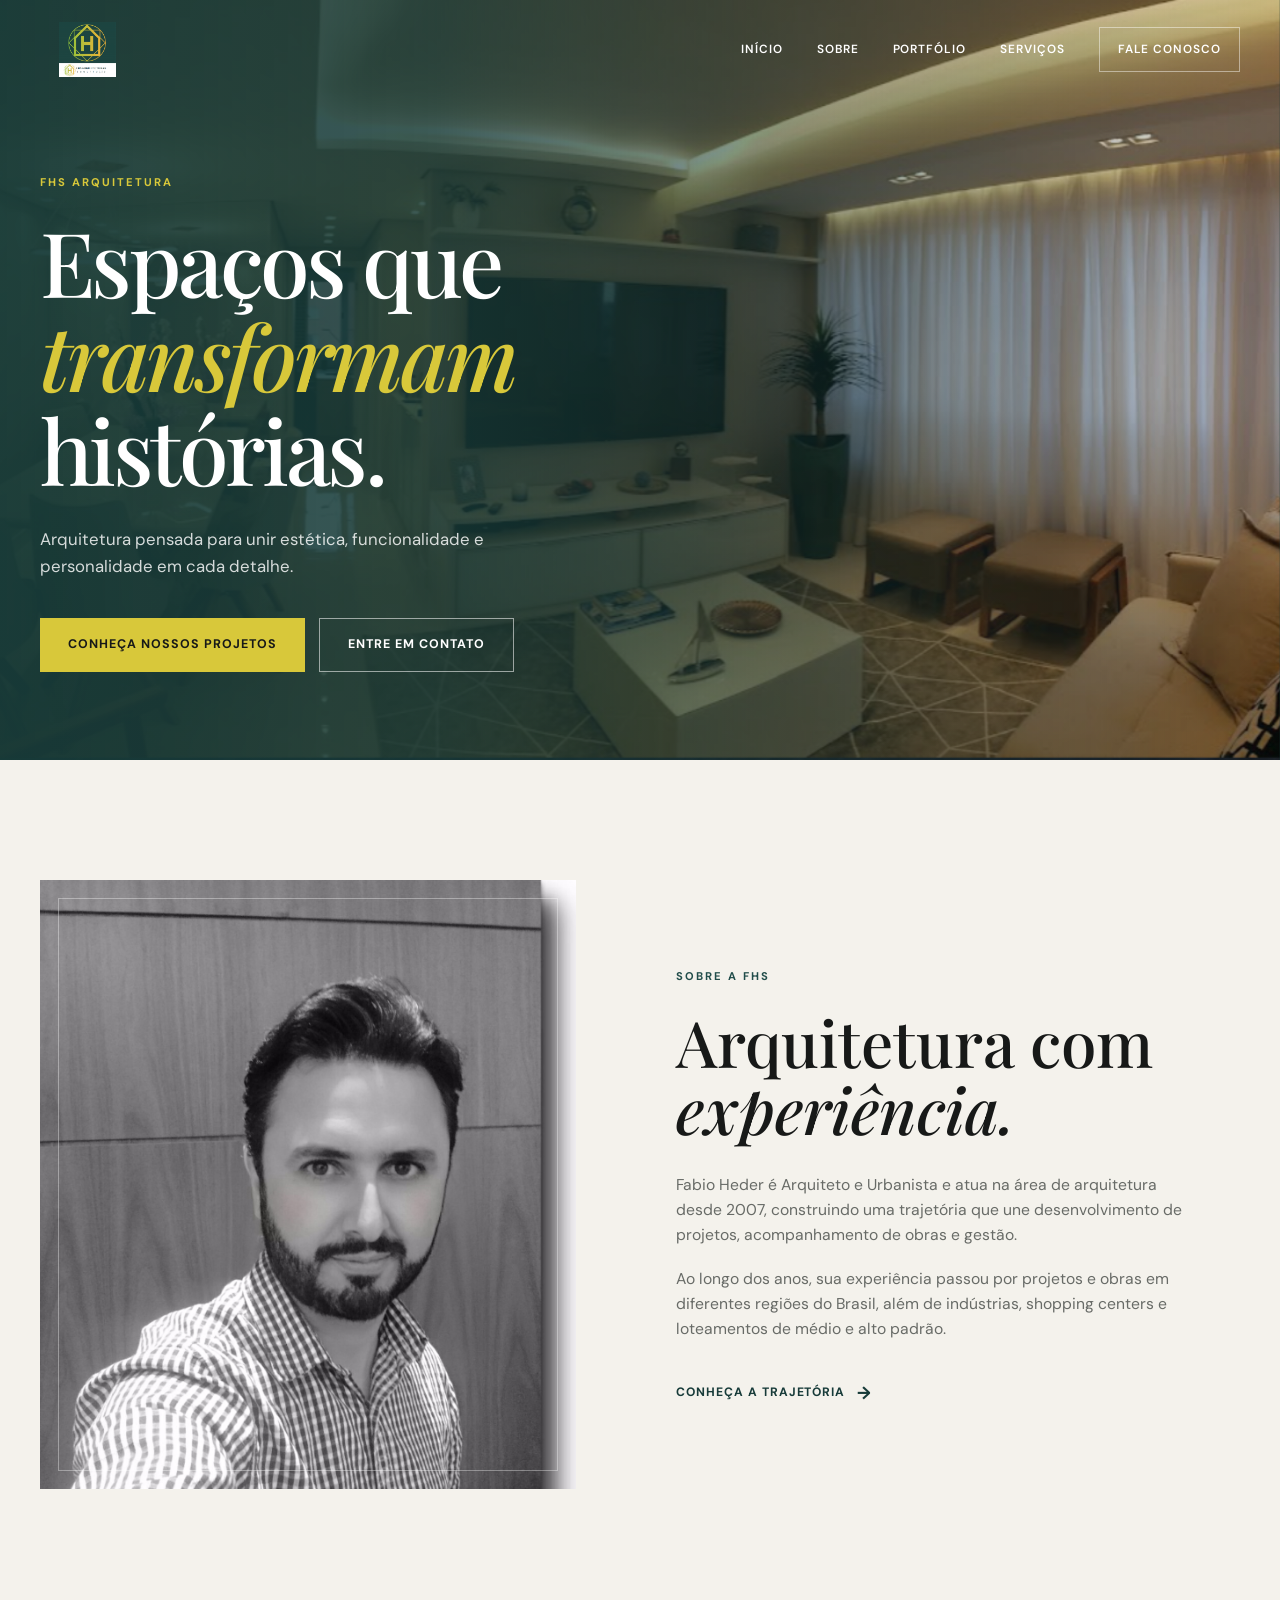
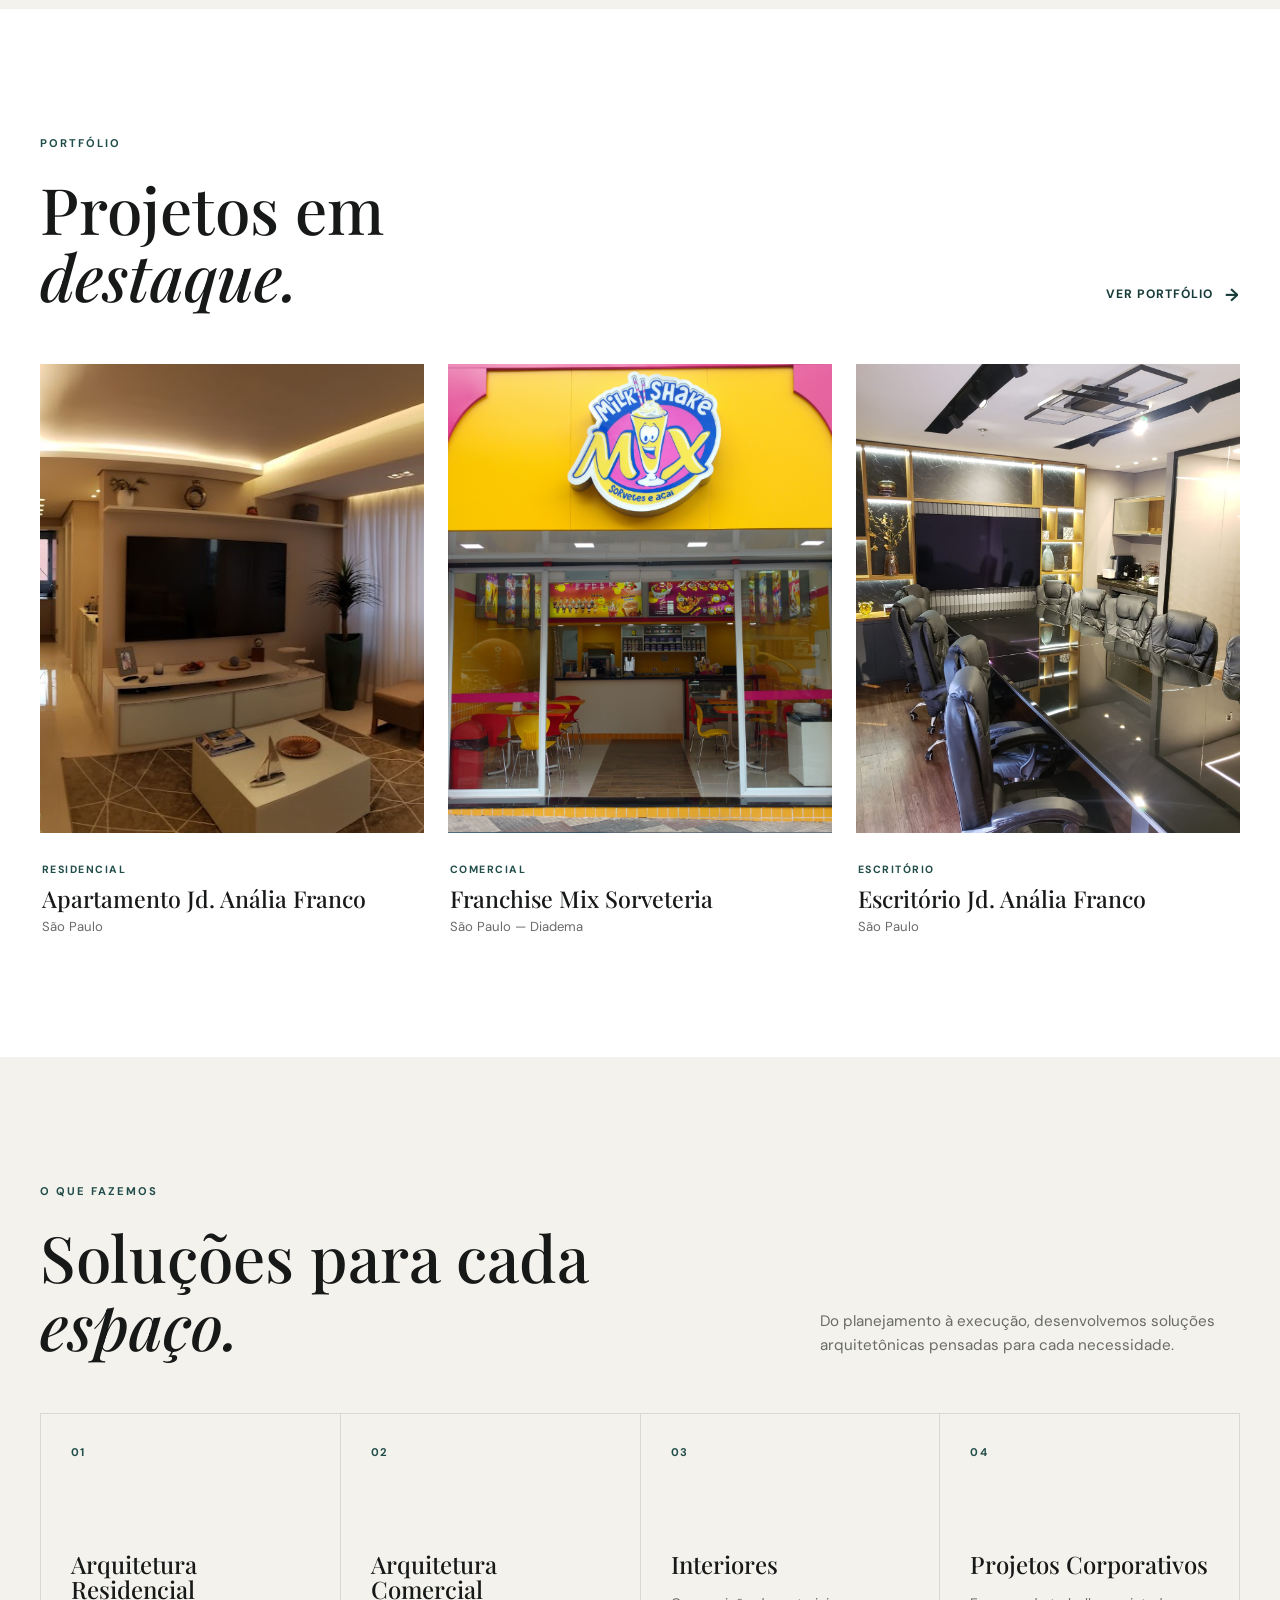
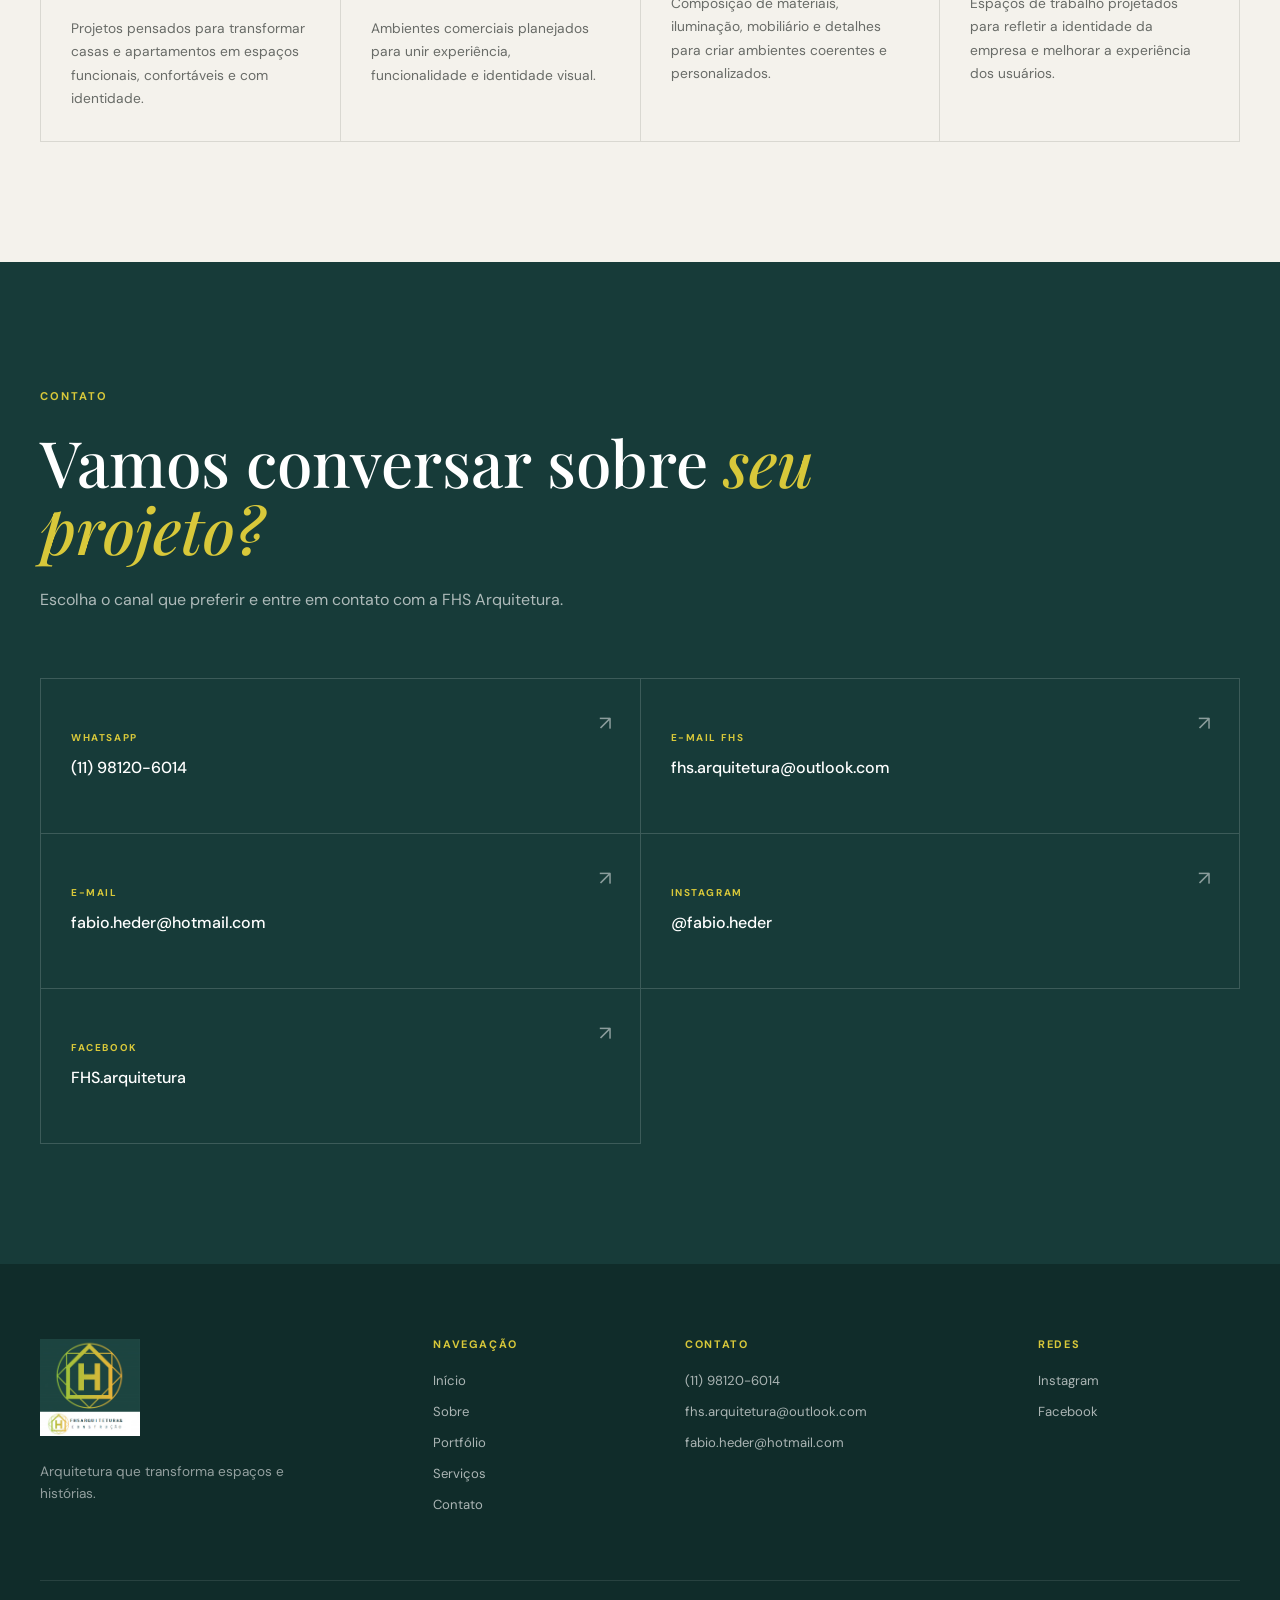
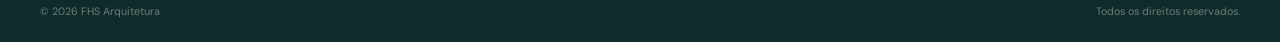
<file: index.html>
<!DOCTYPE html>
<html lang="pt-BR">

<head>
    <meta charset="UTF-8">
    <meta name="viewport" content="width=device-width, initial-scale=1.0">

    <title>FHS Arquitetura | Arquitetura que transforma espaços</title>

    <meta
        name="description"
        content="FHS Arquitetura — projetos residenciais, comerciais e corporativos pensados para unir estética, funcionalidade e personalidade."
    >

    <link rel="preconnect" href="https://fonts.googleapis.com">
    <link rel="preconnect" href="https://fonts.gstatic.com" crossorigin>

    <link
        href="https://fonts.googleapis.com/css2?family=DM+Sans:wght@400;500;600;700&family=Playfair+Display:wght@500;600;700&display=swap"
        rel="stylesheet"
    >

    <link rel="stylesheet" href="css/style.css">
</head>

<body>

    <header class="header">

        <div class="container header-container">

            <a href="index.html" class="logo">
                <img
                    src="assets/images/logo.png"
                    alt="FHS Arquitetura"
                >
            </a>

            <button
                class="menu-button"
                id="menu-button"
                aria-label="Abrir menu"
                aria-expanded="false"
            >
                <span></span>
                <span></span>
                <span></span>
            </button>

            <nav class="nav" id="nav">

                <a href="index.html">
                    Início
                </a>

                <a href="sobre.html">
                    Sobre
                </a>

                <a href="portfolio.html">
                    Portfólio
                </a>

                <a href="#servicos">
                    Serviços
                </a>

                <a
                    href="#contato"
                    class="nav-contact"
                >
                    Fale conosco
                </a>

            </nav>

        </div>

    </header>


    <main>

        <section class="hero">

            <div class="hero-background">

                <img
                    src="assets/images/hero.png"
                    alt="Projeto arquitetônico FHS Arquitetura"
                >

            </div>

            <div class="hero-overlay"></div>

            <div class="container hero-container">

                <div class="hero-content">

                    <span class="eyebrow">
                        FHS ARQUITETURA
                    </span>

                    <h1>
                        Espaços que
                        <em>transformam</em>
                        histórias.
                    </h1>

                    <p>
                        Arquitetura pensada para unir estética,
                        funcionalidade e personalidade em cada detalhe.
                    </p>

                    <div class="hero-buttons">

                        <a
                            href="portfolio.html"
                            class="btn btn-primary"
                        >
                            Conheça nossos projetos
                        </a>

                        <a
                            href="#contato"
                            class="btn btn-outline"
                        >
                            Entre em contato
                        </a>

                    </div>

                </div>

            </div>

        </section>


        <section class="section about" id="sobre">

            <div class="container about-grid">

                <div class="about-image">

                    <img
                        src="assets/images/fabio.png"
                        alt="Fabio Heder — FHS Arquitetura"
                    >

                </div>


                <div class="about-content">

                    <span class="eyebrow">
                        SOBRE A FHS
                    </span>

                    <h2>
                        Arquitetura com
                        <em>experiência.</em>
                    </h2>

                    <p>
                        Fabio Heder é Arquiteto e Urbanista e atua
                        na área de arquitetura desde 2007, construindo
                        uma trajetória que une desenvolvimento de
                        projetos, acompanhamento de obras e gestão.
                    </p>

                    <p>
                        Ao longo dos anos, sua experiência passou por
                        projetos e obras em diferentes regiões do Brasil,
                        além de indústrias, shopping centers e
                        loteamentos de médio e alto padrão.
                    </p>

                    <a
                        href="sobre.html"
                        class="text-link"
                    >
                        Conheça a trajetória
                        <span>→</span>
                    </a>

                </div>

            </div>

        </section>


        <section class="section featured-projects">

            <div class="container">

                <div class="section-header">

                    <div>

                        <span class="eyebrow">
                            PORTFÓLIO
                        </span>

                        <h2>
                            Projetos em
                            <em>destaque.</em>
                        </h2>

                    </div>

                    <a
                        href="portfolio.html"
                        class="text-link desktop-link"
                    >
                        Ver portfólio
                        <span>→</span>
                    </a>

                </div>


                <div class="featured-grid">

                    <a
                        href="portfolio.html#analia-franco"
                        class="featured-card"
                    >

                        <div class="featured-image">

                            <img
                                src="assets/images/analia-franco-01.jpg"
                                alt="Apartamento Jd. Anália Franco"
                            >

                            <div class="featured-overlay">

                                <span>
                                    Ver projeto →
                                </span>

                            </div>

                        </div>

                        <div class="featured-info">

                            <span>
                                RESIDENCIAL
                            </span>

                            <h3>
                                Apartamento Jd. Anália Franco
                            </h3>

                            <p>
                                São Paulo
                            </p>

                        </div>

                    </a>


                    <a
                        href="portfolio.html#mix-sorveteria"
                        class="featured-card"
                    >

                        <div class="featured-image">

                            <img
                                src="assets/images/mix-01.png"
                                alt="Franchise Mix Sorveteria"
                            >

                            <div class="featured-overlay">

                                <span>
                                    Ver projeto →
                                </span>

                            </div>

                        </div>

                        <div class="featured-info">

                            <span>
                                COMERCIAL
                            </span>

                            <h3>
                                Franchise Mix Sorveteria
                            </h3>

                            <p>
                                São Paulo — Diadema
                            </p>

                        </div>

                    </a>


                    <a
                        href="portfolio.html#escritorio-analia-franco"
                        class="featured-card"
                    >

                        <div class="featured-image">

                            <img
                                src="assets/images/escritorio-01.jpg"
                                alt="Escritório Jd. Anália Franco"
                            >

                            <div class="featured-overlay">

                                <span>
                                    Ver projeto →
                                </span>

                            </div>

                        </div>

                        <div class="featured-info">

                            <span>
                                ESCRITÓRIO
                            </span>

                            <h3>
                                Escritório Jd. Anália Franco
                            </h3>

                            <p>
                                São Paulo
                            </p>

                        </div>

                    </a>

                </div>


                <div class="mobile-portfolio-link">

                    <a
                        href="portfolio.html"
                        class="btn btn-dark"
                    >
                        Ver portfólio completo
                    </a>

                </div>

            </div>

        </section>


        <section
            class="section services"
            id="servicos"
        >

            <div class="container">

                <div class="section-header services-header">

                    <div>

                        <span class="eyebrow">
                            O QUE FAZEMOS
                        </span>

                        <h2>
                            Soluções para cada
                            <em>espaço.</em>
                        </h2>

                    </div>

                    <p>
                        Do planejamento à execução, desenvolvemos
                        soluções arquitetônicas pensadas para cada
                        necessidade.
                    </p>

                </div>


                <div class="services-grid">

                    <article class="service-card">

                        <span class="service-number">
                            01
                        </span>

                        <h3>
                            Arquitetura Residencial
                        </h3>

                        <p>
                            Projetos pensados para transformar casas e
                            apartamentos em espaços funcionais,
                            confortáveis e com identidade.
                        </p>

                    </article>


                    <article class="service-card">

                        <span class="service-number">
                            02
                        </span>

                        <h3>
                            Arquitetura Comercial
                        </h3>

                        <p>
                            Ambientes comerciais planejados para unir
                            experiência, funcionalidade e identidade
                            visual.
                        </p>

                    </article>


                    <article class="service-card">

                        <span class="service-number">
                            03
                        </span>

                        <h3>
                            Interiores
                        </h3>

                        <p>
                            Composição de materiais, iluminação,
                            mobiliário e detalhes para criar ambientes
                            coerentes e personalizados.
                        </p>

                    </article>


                    <article class="service-card">

                        <span class="service-number">
                            04
                        </span>

                        <h3>
                            Projetos Corporativos
                        </h3>

                        <p>
                            Espaços de trabalho projetados para refletir
                            a identidade da empresa e melhorar a
                            experiência dos usuários.
                        </p>

                    </article>

                </div>

            </div>

        </section>


        <section
            class="section contact"
            id="contato"
        >

            <div class="container">

                <div class="contact-intro">

                    <span class="eyebrow">
                        CONTATO
                    </span>

                    <h2>
                        Vamos conversar sobre
                        <em>seu projeto?</em>
                    </h2>

                    <p>
                        Escolha o canal que preferir e entre em contato
                        com a FHS Arquitetura.
                    </p>

                </div>


                <div class="contact-grid">

                    <a
                        href="https://wa.me/5511981206014?text=Ol%C3%A1%2C%20gostaria%20de%20conhecer%20melhor%20os%20servi%C3%A7os%20da%20FHS%20Arquitetura."
                        target="_blank"
                        rel="noopener noreferrer"
                        class="contact-card"
                    >

                        <span class="contact-label">
                            WHATSAPP
                        </span>

                        <strong>
                            (11) 98120-6014
                        </strong>

                        <span class="contact-arrow">
                            ↗
                        </span>

                    </a>


                    <a
                        href="mailto:fhs.arquitetura@outlook.com"
                        class="contact-card"
                    >

                        <span class="contact-label">
                            E-MAIL FHS
                        </span>

                        <strong>
                            fhs.arquitetura@outlook.com
                        </strong>

                        <span class="contact-arrow">
                            ↗
                        </span>

                    </a>


                    <a
                        href="mailto:fabio.heder@hotmail.com"
                        class="contact-card"
                    >

                        <span class="contact-label">
                            E-MAIL
                        </span>

                        <strong>
                            fabio.heder@hotmail.com
                        </strong>

                        <span class="contact-arrow">
                            ↗
                        </span>

                    </a>


                    <a
                        href="https://www.instagram.com/fabio.heder/"
                        target="_blank"
                        rel="noopener noreferrer"
                        class="contact-card"
                    >

                        <span class="contact-label">
                            INSTAGRAM
                        </span>

                        <strong>
                            @fabio.heder
                        </strong>

                        <span class="contact-arrow">
                            ↗
                        </span>

                    </a>


                    <a
                        href="https://www.facebook.com/FHS.arquitetura"
                        target="_blank"
                        rel="noopener noreferrer"
                        class="contact-card"
                    >

                        <span class="contact-label">
                            FACEBOOK
                        </span>

                        <strong>
                            FHS.arquitetura
                        </strong>

                        <span class="contact-arrow">
                            ↗
                        </span>

                    </a>

                </div>

            </div>

        </section>

    </main>


    <footer class="footer">

        <div class="container footer-grid">

            <div class="footer-brand">

                <a
                    href="index.html"
                    class="footer-logo"
                >

                    <img
                        src="assets/images/logo.png"
                        alt="FHS Arquitetura"
                    >

                </a>

                <p>
                    Arquitetura que transforma espaços
                    e histórias.
                </p>

            </div>


            <div class="footer-column">

                <h4>
                    Navegação
                </h4>

                <a href="index.html">
                    Início
                </a>

                <a href="sobre.html">
                    Sobre
                </a>

                <a href="portfolio.html">
                    Portfólio
                </a>

                <a href="#servicos">
                    Serviços
                </a>

                <a href="#contato">
                    Contato
                </a>

            </div>


            <div class="footer-column">

                <h4>
                    Contato
                </h4>

                <a href="tel:+5511981206014">
                    (11) 98120-6014
                </a>

                <a href="mailto:fhs.arquitetura@outlook.com">
                    fhs.arquitetura@outlook.com
                </a>

                <a href="mailto:fabio.heder@hotmail.com">
                    fabio.heder@hotmail.com
                </a>

            </div>


            <div class="footer-column">

                <h4>
                    Redes
                </h4>

                <a
                    href="https://www.instagram.com/fabio.heder/"
                    target="_blank"
                    rel="noopener noreferrer"
                >
                    Instagram
                </a>

                <a
                    href="https://www.facebook.com/FHS.arquitetura"
                    target="_blank"
                    rel="noopener noreferrer"
                >
                    Facebook
                </a>

            </div>

        </div>


        <div class="container footer-bottom">

            <span>
                ©
                <span id="current-year"></span>
                FHS Arquitetura
            </span>

            <span>
                Todos os direitos reservados.
            </span>

        </div>

    </footer>


    <script src="js/script.js"></script>

</body>

</html>
</file>
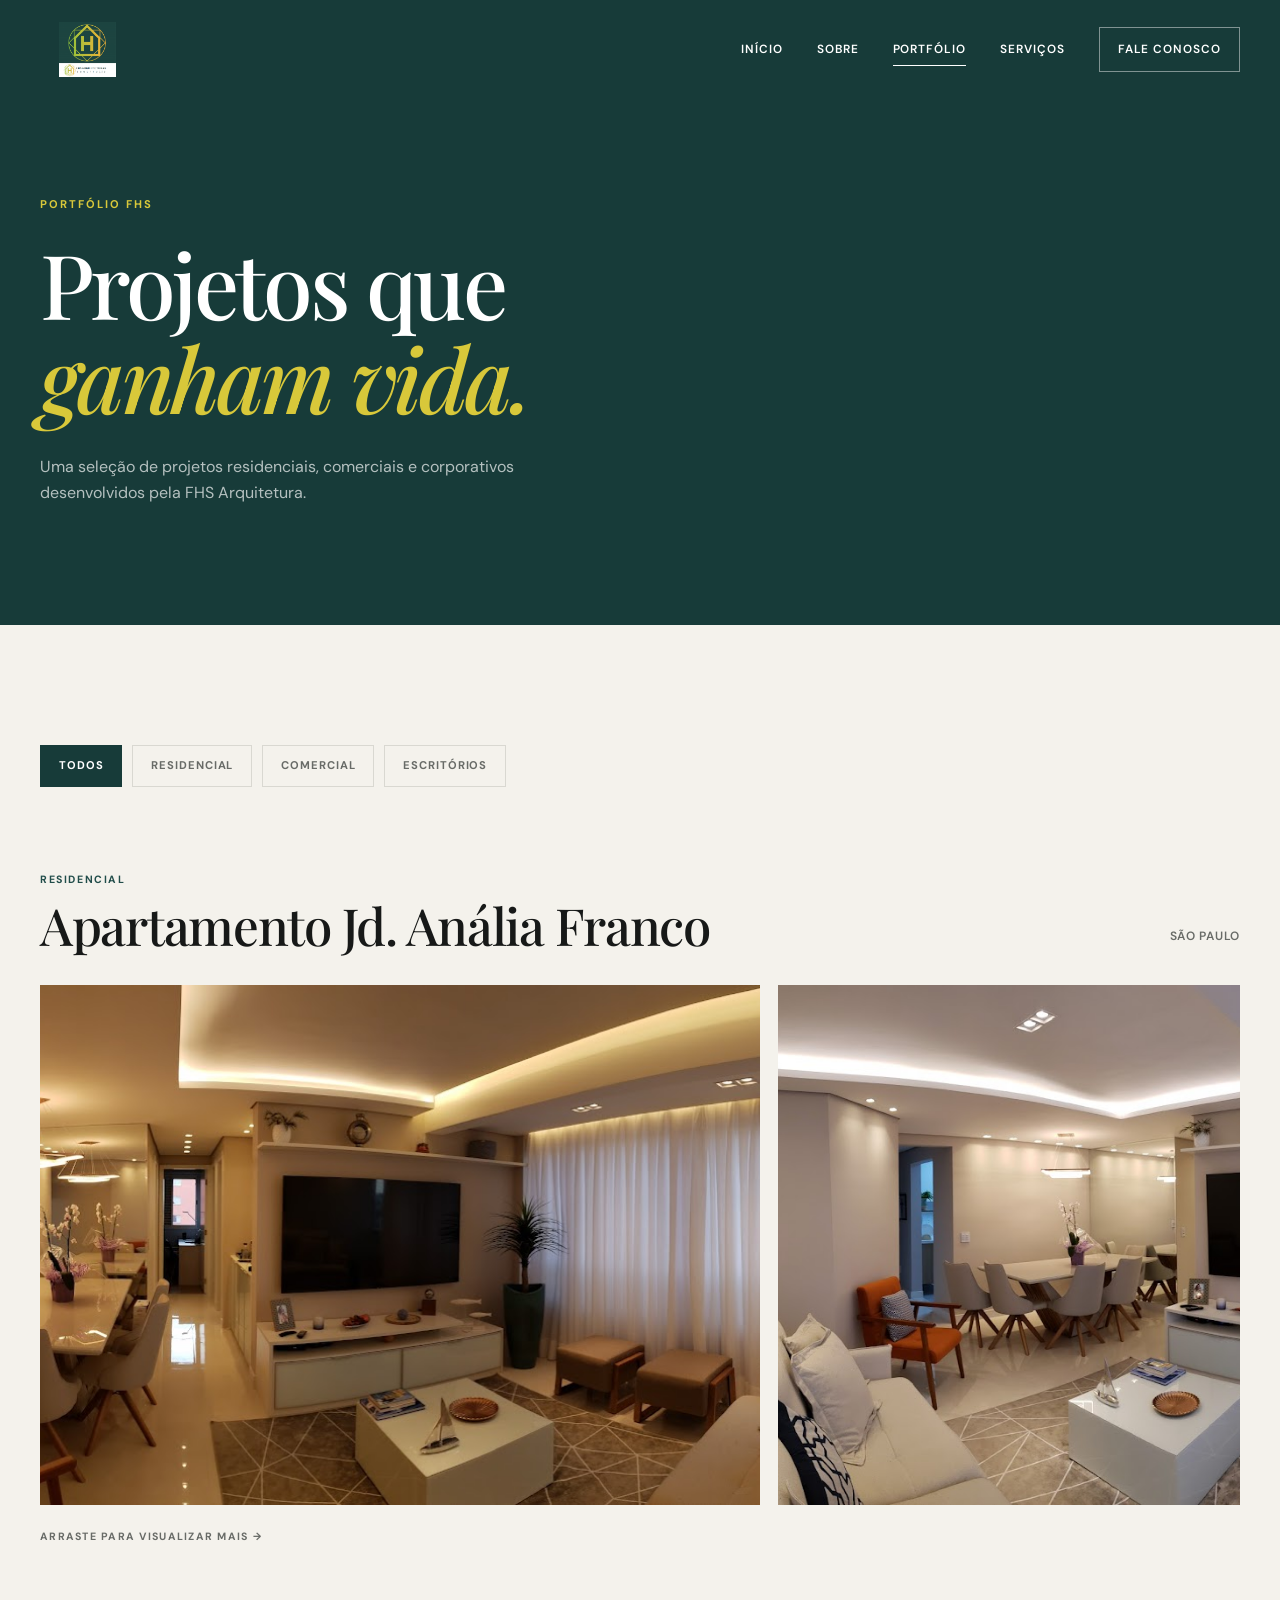
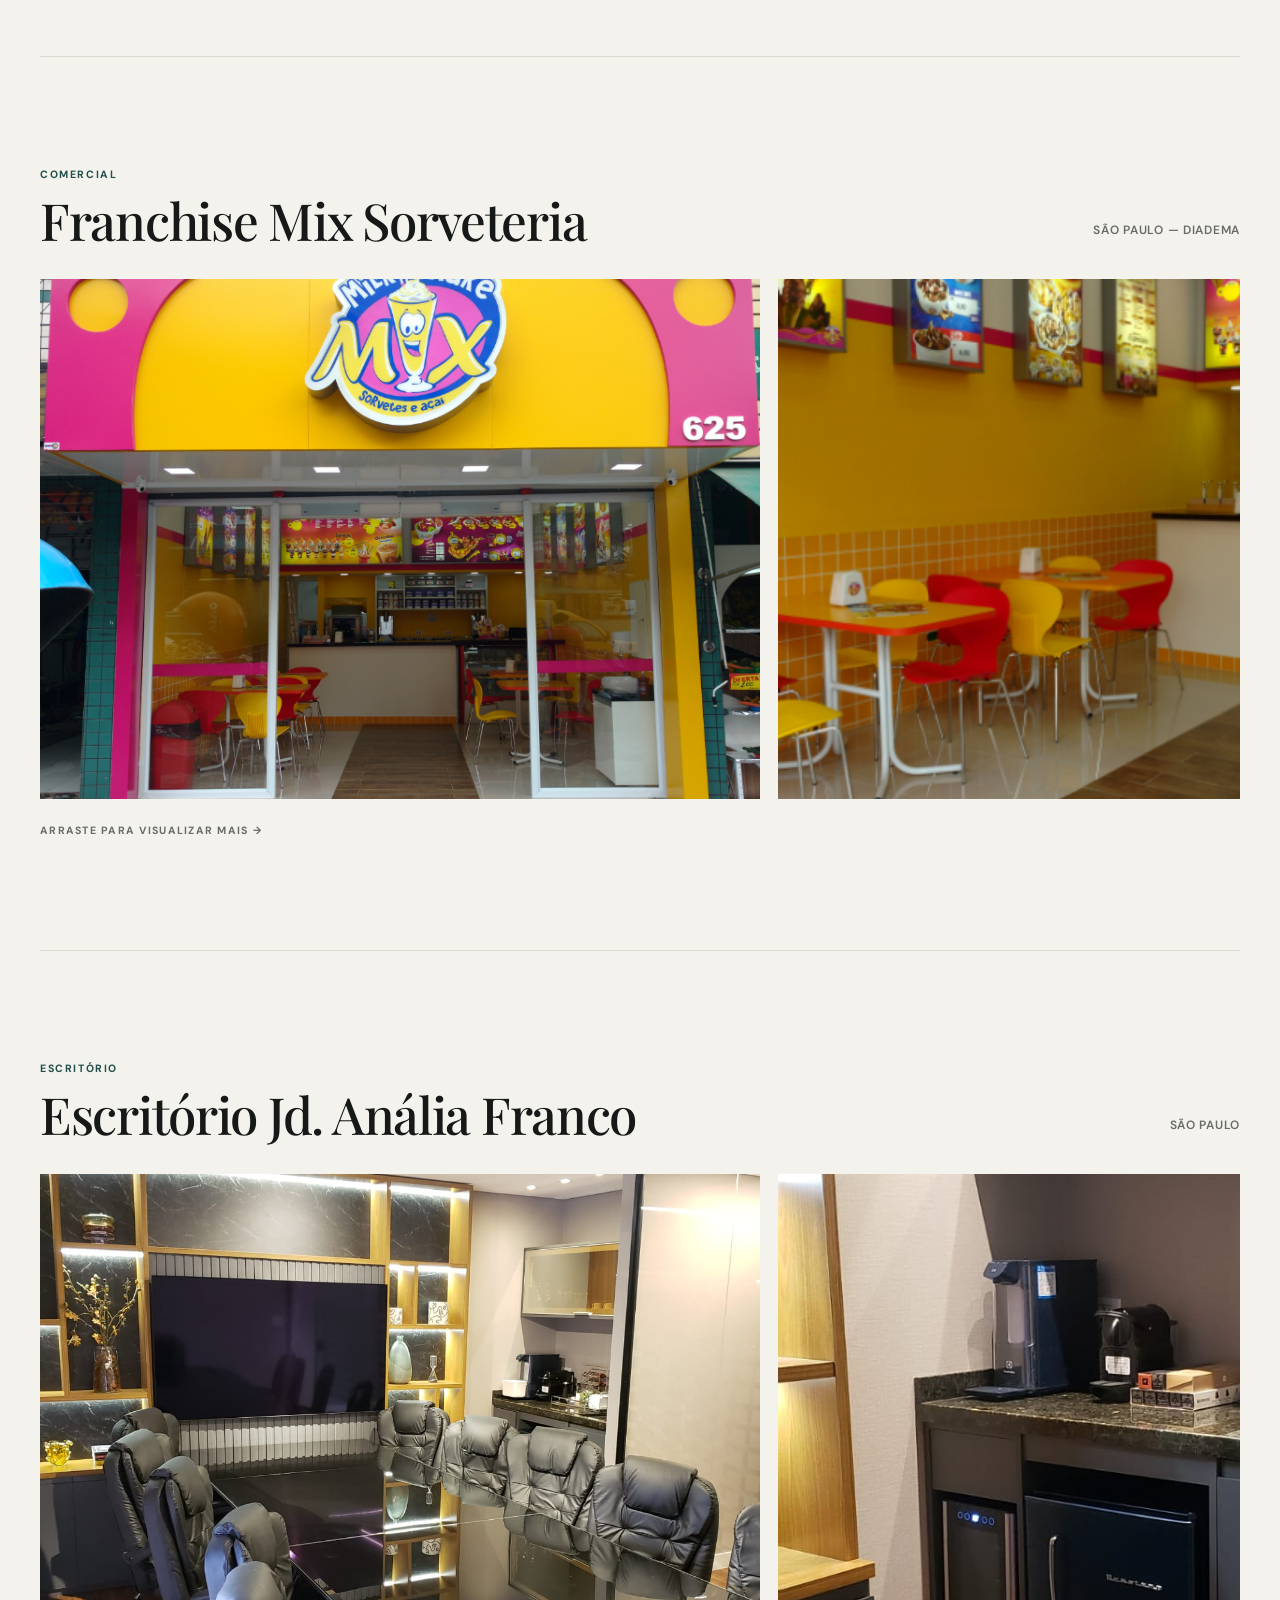
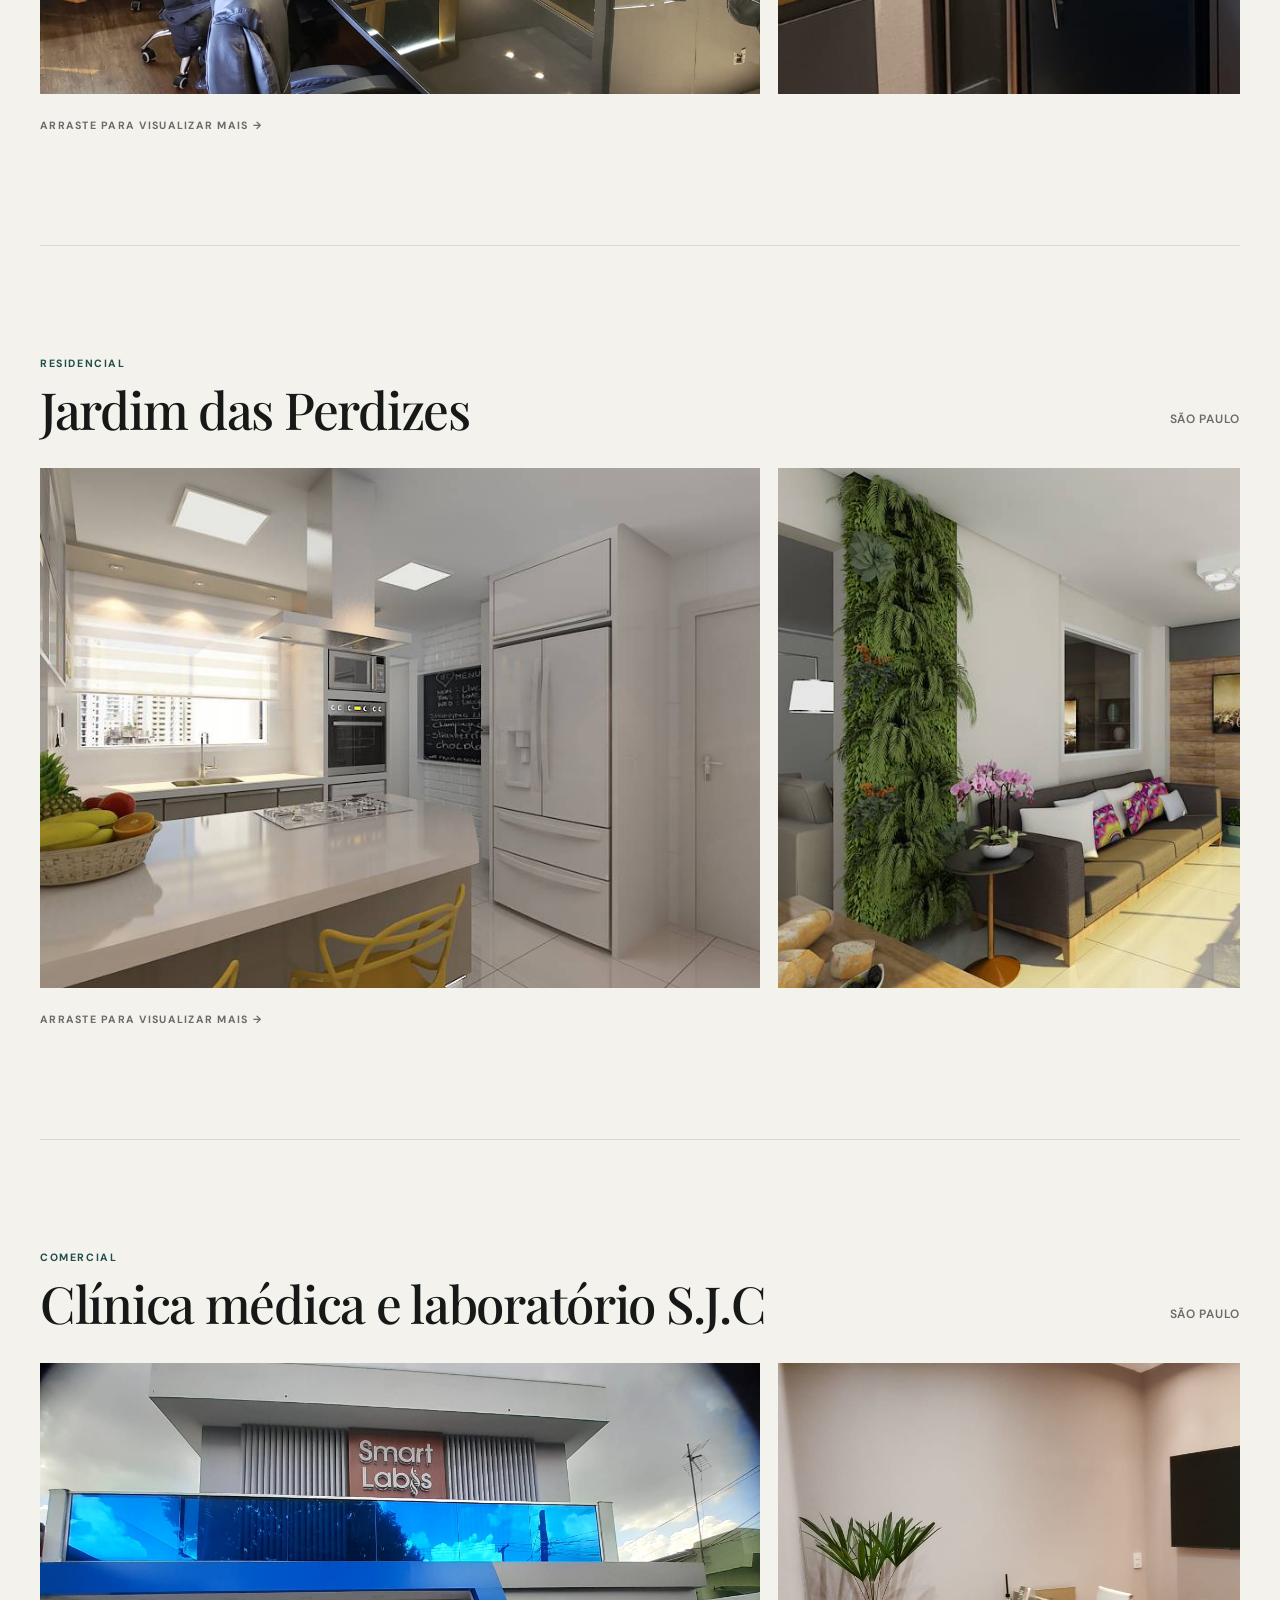
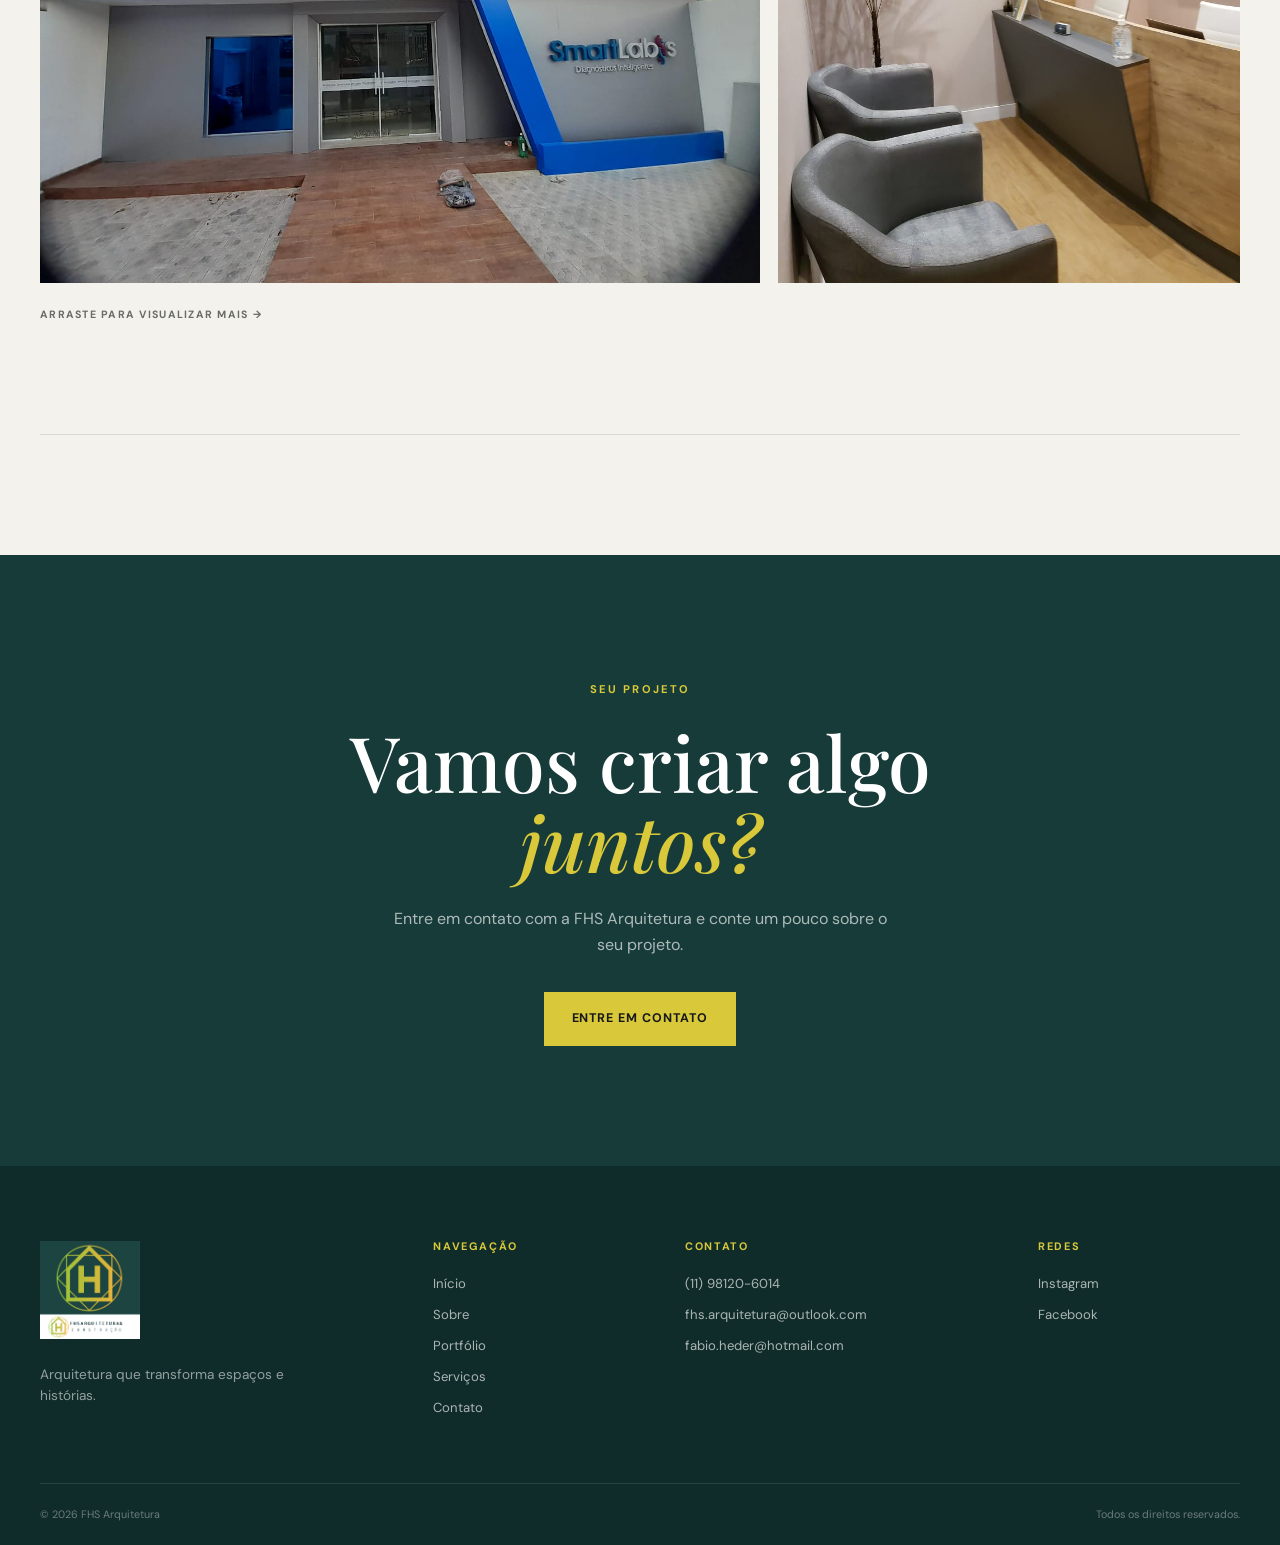
<file: portfolio.html>
<!DOCTYPE html>
<html lang="pt-BR">

<head>

    <meta charset="UTF-8">
    <meta name="viewport" content="width=device-width, initial-scale=1.0">

    <title>Portfólio | FHS Arquitetura</title>

    <meta
        name="description"
        content="Conheça os projetos da FHS Arquitetura."
    >

    <link rel="preconnect" href="https://fonts.googleapis.com">
    <link rel="preconnect" href="https://fonts.gstatic.com" crossorigin>

    <link
        href="https://fonts.googleapis.com/css2?family=DM+Sans:wght@400;500;600;700&family=Playfair+Display:wght@500;600;700&display=swap"
        rel="stylesheet"
    >

    <link rel="stylesheet" href="css/style.css">

</head>

<body class="portfolio-page">


    <!-- HEADER -->

    <header class="header portfolio-header">

        <div class="container header-container">

            <a
                href="index.html"
                class="logo"
            >

                <img
                    src="assets/images/logo.png"
                    alt="FHS Arquitetura"
                >

            </a>


            <button
                class="menu-button"
                id="menu-button"
                aria-label="Abrir menu"
                aria-expanded="false"
            >

                <span></span>
                <span></span>
                <span></span>

            </button>


            <nav
                class="nav"
                id="nav"
            >

                <a href="index.html">
                    Início
                </a>

                <a href="index.html#sobre">
                    Sobre
                </a>

                <a
                    href="portfolio.html"
                    class="active"
                >
                    Portfólio
                </a>

                <a href="index.html#servicos">
                    Serviços
                </a>

                <a
                    href="index.html#contato"
                    class="nav-contact"
                >
                    Fale conosco
                </a>

            </nav>

        </div>

    </header>


    <main>


        <!-- PORTFOLIO HERO -->

        <section class="portfolio-hero">

            <div class="container">

                <span class="eyebrow">
                    PORTFÓLIO FHS
                </span>

                <h1>
                    Projetos que
                    <em>ganham vida.</em>
                </h1>

                <p>
                    Uma seleção de projetos residenciais,
                    comerciais e corporativos desenvolvidos
                    pela FHS Arquitetura.
                </p>

            </div>

        </section>


        <!-- PORTFOLIO -->

        <section class="section portfolio-section">

            <div class="container">


                <!-- FILTROS -->

                <div class="portfolio-filters">

                    <button
                        class="filter-button active"
                        data-filter="all"
                    >
                        Todos
                    </button>

                    <button
                        class="filter-button"
                        data-filter="residencial"
                    >
                        Residencial
                    </button>

                    <button
                        class="filter-button"
                        data-filter="comercial"
                    >
                        Comercial
                    </button>

                    <button
                        class="filter-button"
                        data-filter="escritorio"
                    >
                        Escritórios
                    </button>

                </div>


                <!-- PROJETO 01 -->

                <article
                    class="portfolio-project"
                    id="analia-franco"
                    data-category="residencial"
                >

                    <div class="portfolio-project-header">

                        <div>

                            <span class="project-category">
                                RESIDENCIAL
                            </span>

                            <h2>
                                Apartamento Jd. Anália Franco
                            </h2>

                        </div>

                        <span class="project-location">
                            São Paulo
                        </span>

                    </div>


                    <div class="portfolio-gallery">

                        <div class="portfolio-image">

                            <img
                                src="assets/images/analia-franco-01.jpg"
                                alt="Apartamento Jd. Anália Franco — imagem 1"
                                loading="lazy"
                            >

                        </div>

                        <div class="portfolio-image">

                            <img
                                src="assets/images/analia-franco-02.jpg"
                                alt="Apartamento Jd. Anália Franco — imagem 2"
                                loading="lazy"
                            >

                        </div>

                    </div>

                    <div class="gallery-hint">
                        Arraste para visualizar mais →
                    </div>

                </article>


                <!-- PROJETO 02 -->

                <article
                    class="portfolio-project"
                    id="mix-sorveteria"
                    data-category="comercial"
                >

                    <div class="portfolio-project-header">

                        <div>

                            <span class="project-category">
                                COMERCIAL
                            </span>

                            <h2>
                                Franchise Mix Sorveteria
                            </h2>

                        </div>

                        <span class="project-location">
                            São Paulo — Diadema
                        </span>

                    </div>


                    <div class="portfolio-gallery">

                        <div class="portfolio-image">

                            <img
                                src="assets/images/mix-01.png"
                                alt="Franchise Mix Sorveteria — imagem 1"
                                loading="lazy"
                            >

                        </div>

                        <div class="portfolio-image">

                            <img
                                src="assets/images/mix-02.png"
                                alt="Franchise Mix Sorveteria — imagem 2"
                                loading="lazy"
                            >

                        </div>

                        <div class="portfolio-image">

                            <img
                                src="assets/images/mix-03.png"
                                alt="Franchise Mix Sorveteria — imagem 3"
                                loading="lazy"
                            >

                        </div>

                        <div class="portfolio-image">

                            <img
                                src="assets/images/mix-04.png"
                                alt="Franchise Mix Sorveteria — imagem 4"
                                loading="lazy"
                            >

                        </div>

                    </div>

                    <div class="gallery-hint">
                        Arraste para visualizar mais →
                    </div>

                </article>


                <!-- PROJETO 03 -->

                <article
                    class="portfolio-project"
                    id="escritorio-analia-franco"
                    data-category="escritorio"
                >

                    <div class="portfolio-project-header">

                        <div>

                            <span class="project-category">
                                ESCRITÓRIO
                            </span>

                            <h2>
                                Escritório Jd. Anália Franco
                            </h2>

                        </div>

                        <span class="project-location">
                            São Paulo
                        </span>

                    </div>


                    <div class="portfolio-gallery">

                        <div class="portfolio-image">

                            <img
                                src="assets/images/escritorio-01.jpg"
                                alt="Escritório Jd. Anália Franco — imagem 1"
                                loading="lazy"
                            >

                        </div>

                        <div class="portfolio-image">

                            <img
                                src="assets/images/escritorio-02.jpg"
                                alt="Escritório Jd. Anália Franco — imagem 2"
                                loading="lazy"
                            >

                        </div>

                        <div class="portfolio-image">

                            <img
                                src="assets/images/escritorio-03.jpg"
                                alt="Escritório Jd. Anália Franco — imagem 3"
                                loading="lazy"
                            >

                        </div>

                    </div>

                    <div class="gallery-hint">
                        Arraste para visualizar mais →
                    </div>

                </article>

                                <!-- =====================================================
                    PROJETO 4 — JARDIM DAS PERDIZES
                    ===================================================== -->

                <article
                    class="portfolio-project"
                    id="jardim-das-perdizes"
                    data-category="residencial"
                >

                    <div class="portfolio-project-header">

                        <div>

                            <span class="project-category">
                                RESIDENCIAL
                            </span>

                            <h2>
                                Jardim das Perdizes
                            </h2>

                        </div>

                        <span class="project-location">
                            São Paulo
                        </span>

                    </div>


                    <div class="portfolio-gallery">

                        <div class="portfolio-image">

                            <img
                                src="assets/images/jardins-01.jpg"
                                alt="Jardim das Perdizes — imagem 1"
                                loading="lazy"
                            >

                        </div>


                        <div class="portfolio-image">

                            <img
                                src="assets/images/jardins-02.jpg"
                                alt="Jardim das Perdizes — imagem 2"
                                loading="lazy"
                            >

                        </div>


                        <div class="portfolio-image">

                            <img
                                src="assets/images/jardins-03.jpg"
                                alt="Jardim das Perdizes — imagem 3"
                                loading="lazy"
                            >

                        </div>


                        <div class="portfolio-image">

                            <img
                                src="assets/images/jardins-04.jpg"
                                alt="Jardim das Perdizes — imagem 4"
                                loading="lazy"
                            >

                        </div>


                        <div class="portfolio-image">

                            <img
                                src="assets/images/jardins-05.jpg"
                                alt="Jardim das Perdizes — imagem 5"
                                loading="lazy"
                            >

                        </div>


                        <div class="portfolio-image">

                            <img
                                src="assets/images/jardins-06.jpg"
                                alt="Jardim das Perdizes — imagem 6"
                                loading="lazy"
                            >

                        </div>

                    </div>


                    <div class="gallery-hint">
                        Arraste para visualizar mais →
                    </div>

                </article>


                <!-- =====================================================
                    PROJETO 5 — CLÍNICA MÉDICA E LABORATÓRIO S.J.C
                    ===================================================== -->

                <article
                    class="portfolio-project"
                    id="clinica-sjc"
                    data-category="comercial"
                >

                    <div class="portfolio-project-header">

                        <div>

                            <span class="project-category">
                                COMERCIAL
                            </span>

                            <h2>
                                Clínica médica e laboratório S.J.C
                            </h2>

                        </div>

                        <span class="project-location">
                            São Paulo
                        </span>

                    </div>


                    <div class="portfolio-gallery">

                        <div class="portfolio-image">

                            <img
                                src="assets/images/clinica-01.jpg"
                                alt="Clínica médica e laboratório S.J.C — imagem 1"
                                loading="lazy"
                            >

                        </div>


                        <div class="portfolio-image">

                            <img
                                src="assets/images/clinica-02.jpg"
                                alt="Clínica médica e laboratório S.J.C — imagem 2"
                                loading="lazy"
                            >

                        </div>


                        <div class="portfolio-image">

                            <img
                                src="assets/images/clinica-03.jpg"
                                alt="Clínica médica e laboratório S.J.C — imagem 3"
                                loading="lazy"
                            >

                        </div>


                        <div class="portfolio-image">

                            <img
                                src="assets/images/clinica-04.jpg"
                                alt="Clínica médica e laboratório S.J.C — imagem 4"
                                loading="lazy"
                            >

                        </div>


                        <div class="portfolio-image">

                            <img
                                src="assets/images/clinica-05.jpg"
                                alt="Clínica médica e laboratório S.J.C — imagem 5"
                                loading="lazy"
                            >

                        </div>

                    </div>


                    <div class="gallery-hint">
                        Arraste para visualizar mais →
                    </div>

                </article>

            </div>

        </section>


        <!-- CTA -->

        <section class="portfolio-cta">

            <div class="container">

                <span class="eyebrow">
                    SEU PROJETO
                </span>

                <h2>
                    Vamos criar algo
                    <em>juntos?</em>
                </h2>

                <p>
                    Entre em contato com a FHS Arquitetura
                    e conte um pouco sobre o seu projeto.
                </p>

                <a
                    href="index.html#contato"
                    class="btn btn-primary"
                >
                    Entre em contato
                </a>

            </div>

        </section>

    </main>


    <!-- FOOTER -->

    <footer class="footer">

        <div class="container footer-grid">

            <div class="footer-brand">

                <a
                    href="index.html"
                    class="footer-logo"
                >

                    <img
                        src="assets/images/logo.png"
                        alt="FHS Arquitetura"
                    >

                </a>

                <p>
                    Arquitetura que transforma espaços
                    e histórias.
                </p>

            </div>


            <div class="footer-column">

                <h4>
                    Navegação
                </h4>

                <a href="index.html">
                    Início
                </a>

                <a href="index.html#sobre">
                    Sobre
                </a>

                <a href="portfolio.html">
                    Portfólio
                </a>

                <a href="index.html#servicos">
                    Serviços
                </a>

                <a href="index.html#contato">
                    Contato
                </a>

            </div>


            <div class="footer-column">

                <h4>
                    Contato
                </h4>

                <a href="tel:+5511981206014">
                    (11) 98120-6014
                </a>

                <a href="mailto:fhs.arquitetura@outlook.com">
                    fhs.arquitetura@outlook.com
                </a>

                <a href="mailto:fabio.heder@hotmail.com">
                    fabio.heder@hotmail.com
                </a>

            </div>


            <div class="footer-column">

                <h4>
                    Redes
                </h4>

                <a
                    href="https://www.instagram.com/fabio.heder/"
                    target="_blank"
                    rel="noopener noreferrer"
                >
                    Instagram
                </a>

                <a
                    href="https://www.facebook.com/FHS.arquitetura"
                    target="_blank"
                    rel="noopener noreferrer"
                >
                    Facebook
                </a>

            </div>

        </div>


        <div class="container footer-bottom">

            <span>
                © <span id="current-year"></span>
                FHS Arquitetura
            </span>

            <span>
                Todos os direitos reservados.
            </span>

        </div>

    </footer>


    <script src="js/script.js"></script>

</body>

</html>
</file>
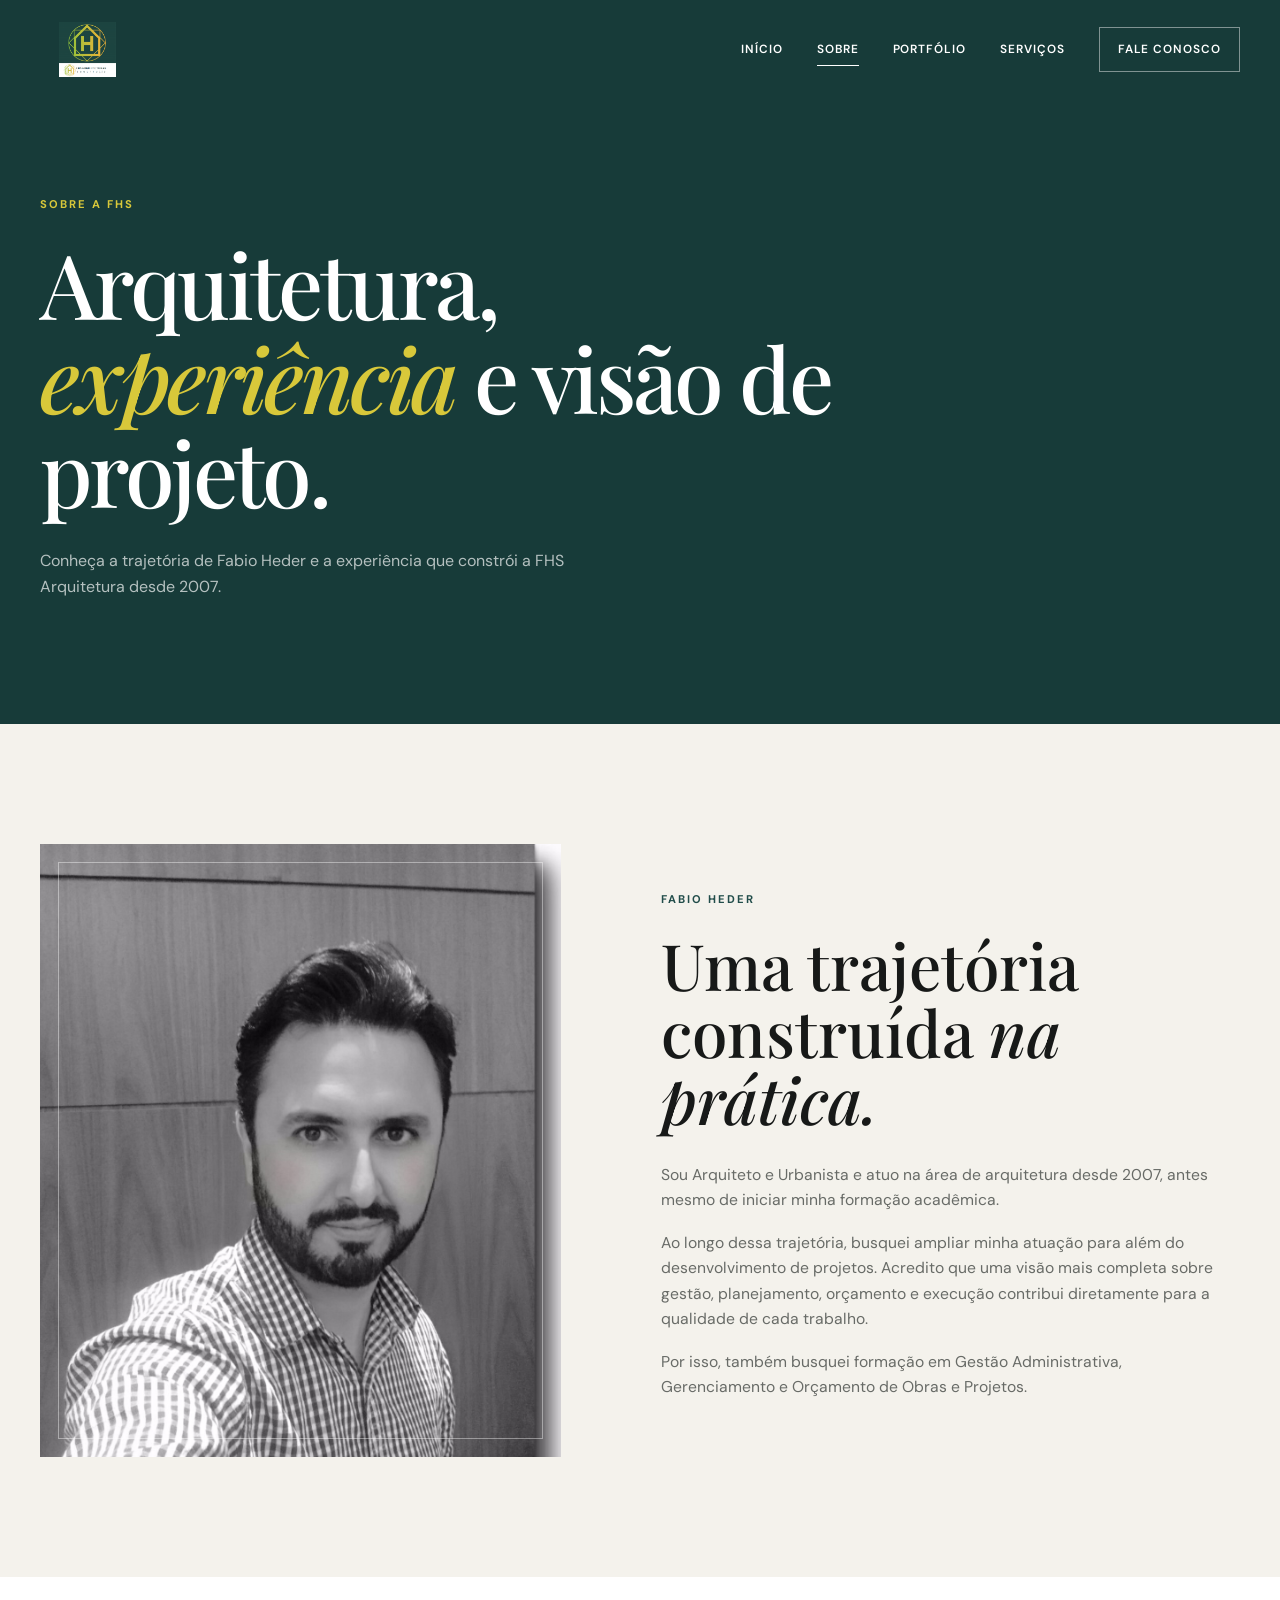
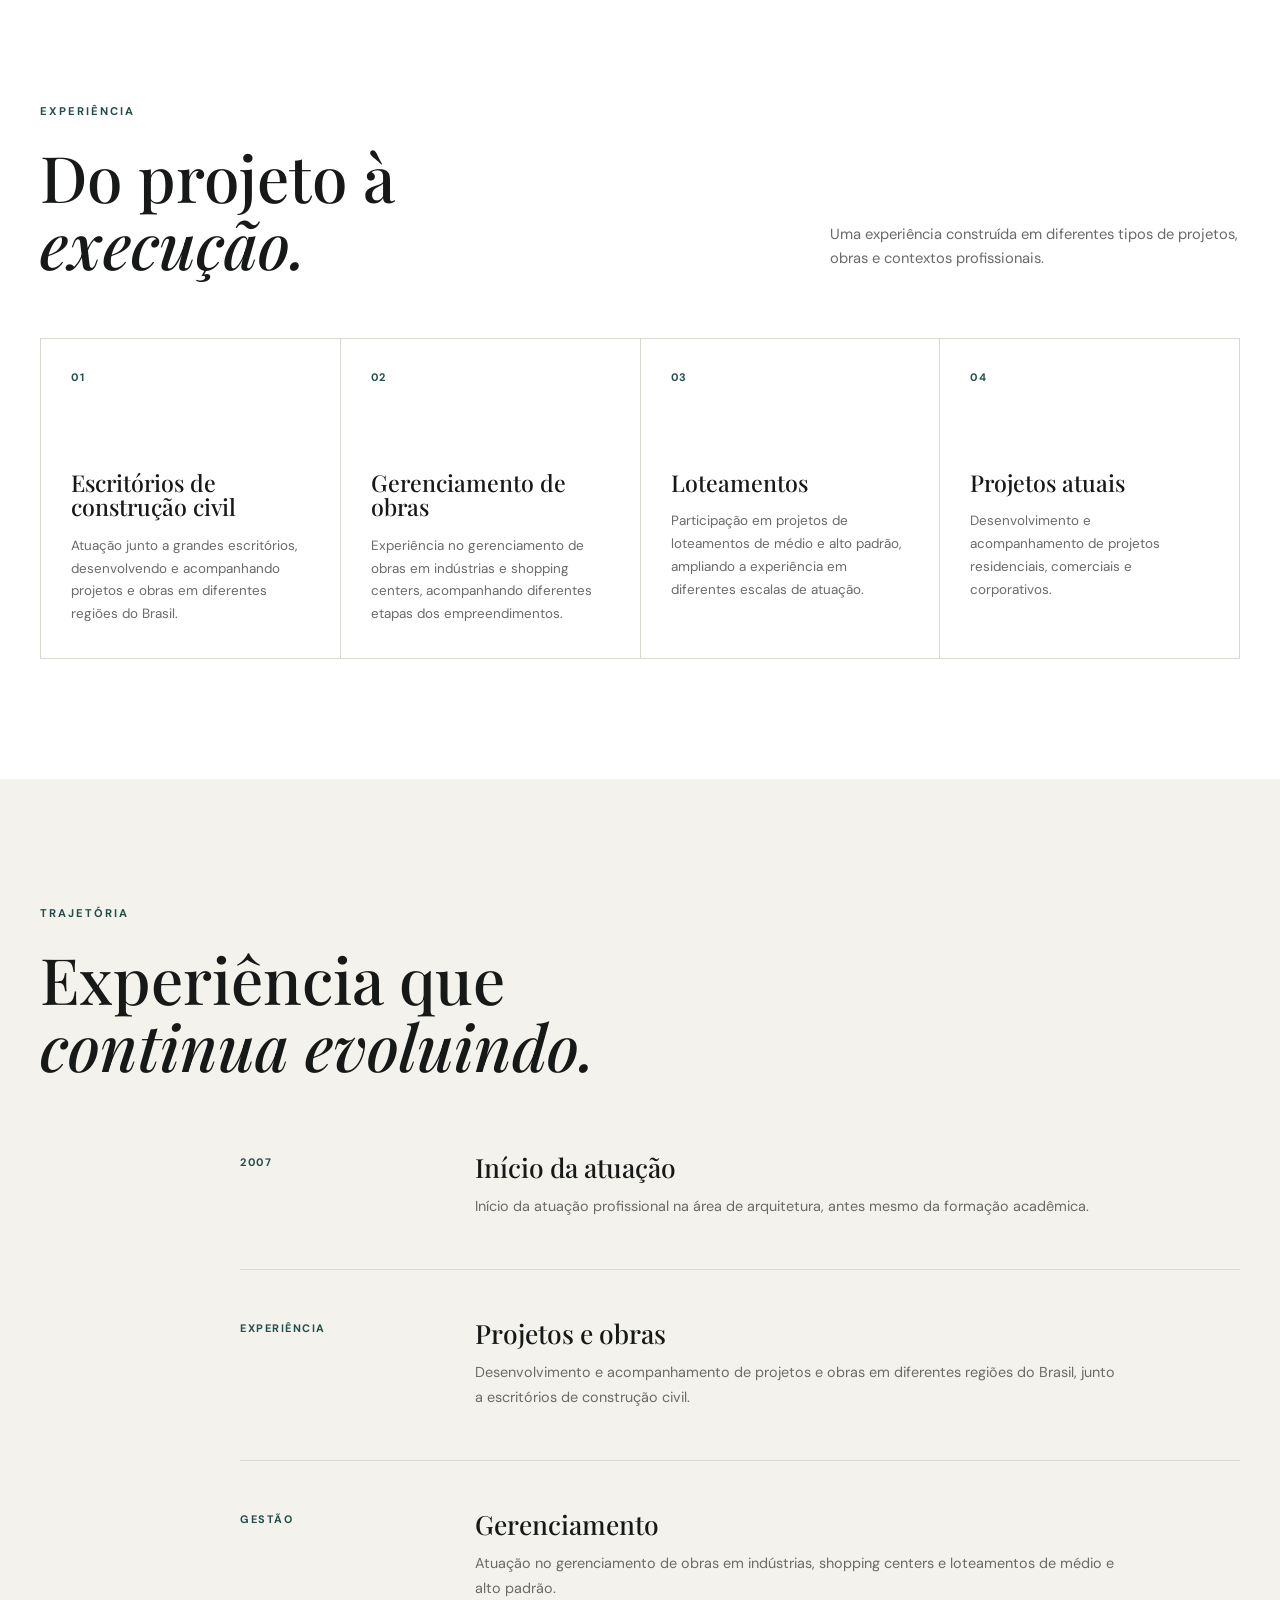
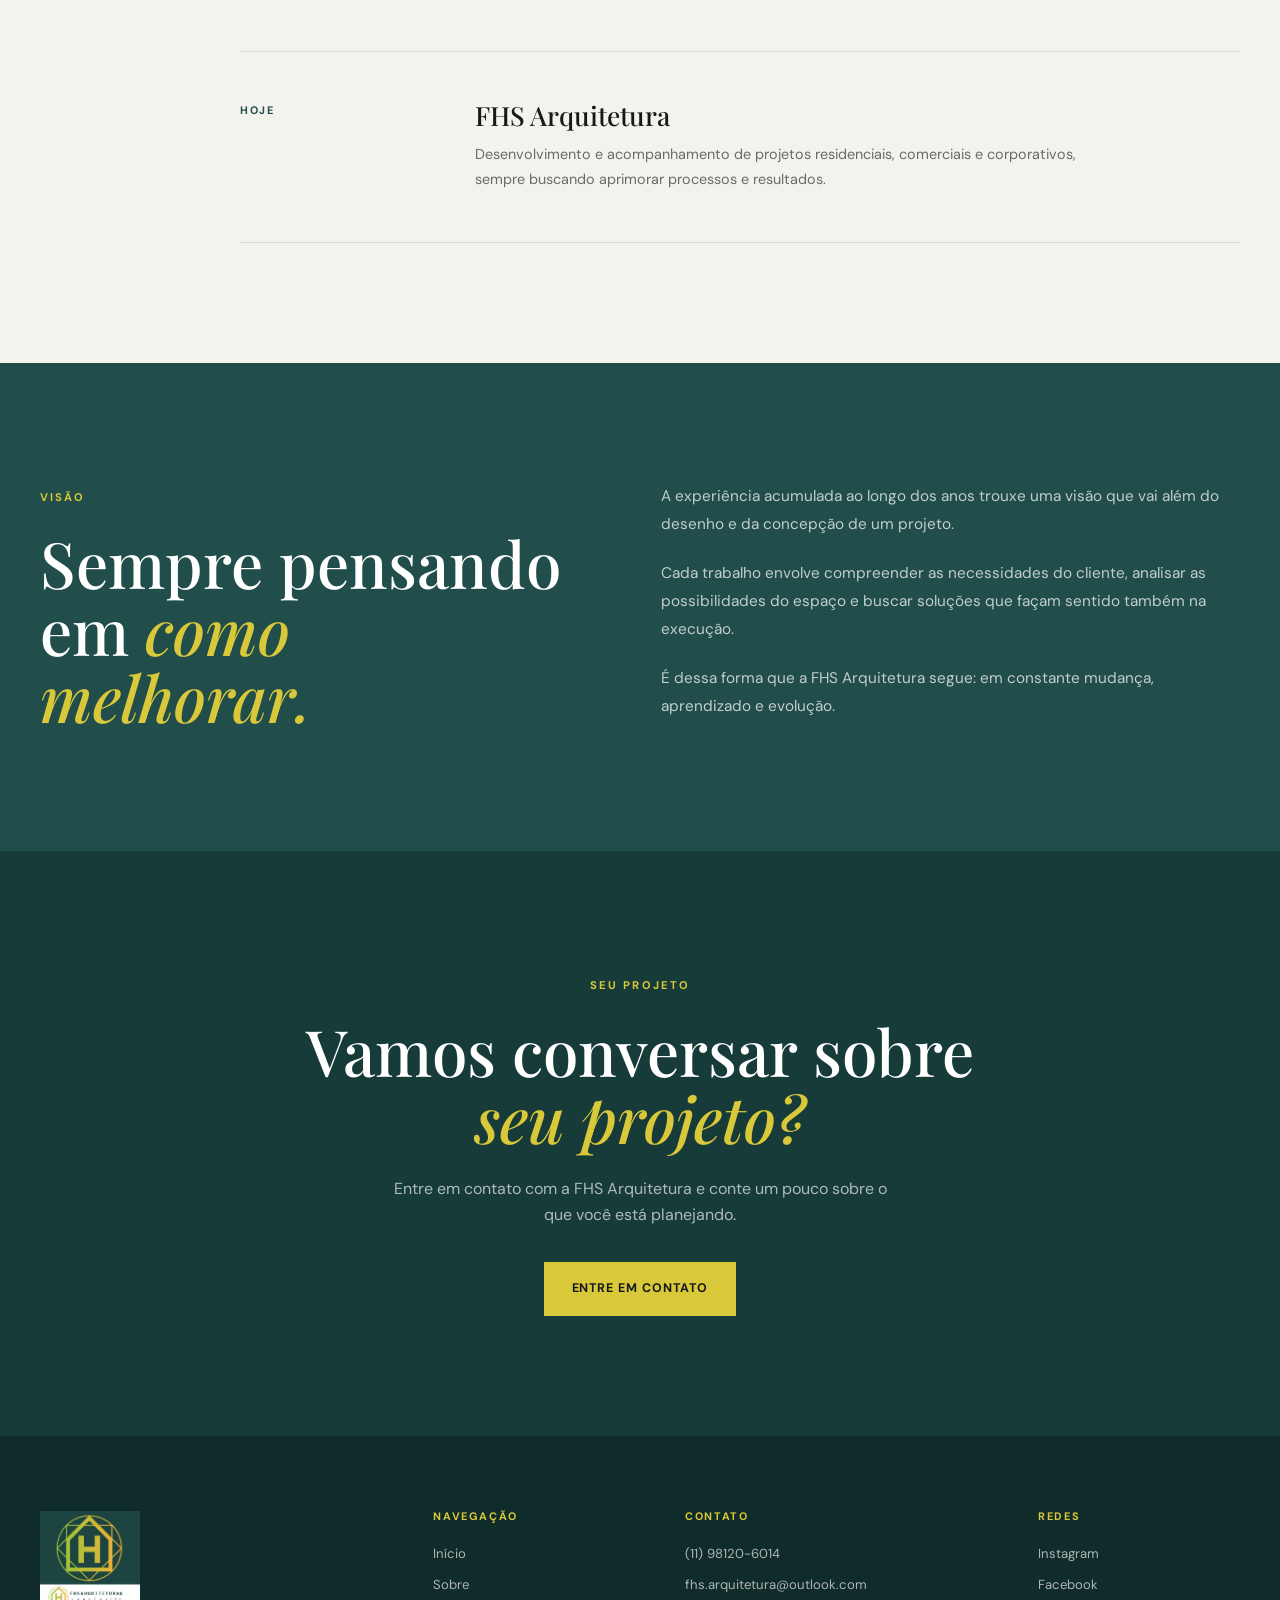
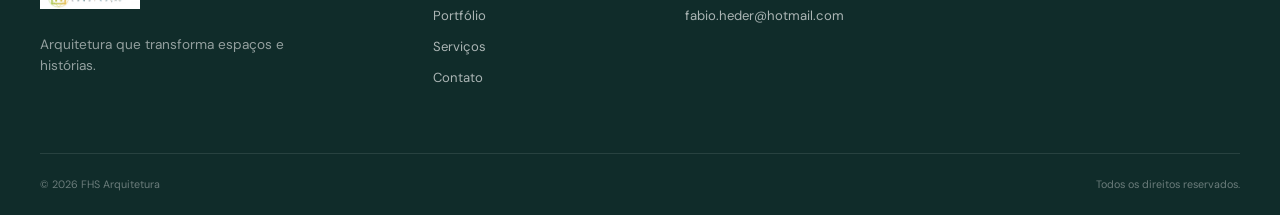
<file: sobre.html>
<!DOCTYPE html>
<html lang="pt-BR">

<head>
    <meta charset="UTF-8">
    <meta name="viewport" content="width=device-width, initial-scale=1.0">

    <title>Sobre | FHS Arquitetura</title>

    <meta
        name="description"
        content="Conheça Fabio Heder e a trajetória da FHS Arquitetura desde 2007."
    >

    <link rel="preconnect" href="https://fonts.googleapis.com">
    <link rel="preconnect" href="https://fonts.gstatic.com" crossorigin>

    <link
        href="https://fonts.googleapis.com/css2?family=DM+Sans:wght@400;500;600;700&family=Playfair+Display:wght@500;600;700&display=swap"
        rel="stylesheet"
    >

    <link rel="stylesheet" href="css/style.css">
</head>

<body class="about-page">

    <header class="header about-header">

        <div class="container header-container">

            <a href="index.html" class="logo">
                <img
                    src="assets/images/logo.png"
                    alt="FHS Arquitetura"
                >
            </a>

            <button
                class="menu-button"
                id="menu-button"
                aria-label="Abrir menu"
                aria-expanded="false"
            >
                <span></span>
                <span></span>
                <span></span>
            </button>

            <nav class="nav" id="nav">

                <a href="index.html">
                    Início
                </a>

                <a
                    href="sobre.html"
                    class="active"
                >
                    Sobre
                </a>

                <a href="portfolio.html">
                    Portfólio
                </a>

                <a href="index.html#servicos">
                    Serviços
                </a>

                <a
                    href="index.html#contato"
                    class="nav-contact"
                >
                    Fale conosco
                </a>

            </nav>

        </div>

    </header>


    <main>

        <section class="about-page-hero">

            <div class="container">

                <span class="eyebrow">
                    SOBRE A FHS
                </span>

                <h1>
                    Arquitetura,
                    <em>experiência</em>
                    e visão de projeto.
                </h1>

                <p>
                    Conheça a trajetória de Fabio Heder
                    e a experiência que constrói a FHS
                    Arquitetura desde 2007.
                </p>

            </div>

        </section>


        <section class="section about-profile">

            <div class="container about-profile-grid">

                <div class="about-profile-image">

                    <img
                        src="assets/images/fabio.png"
                        alt="Fabio Heder — FHS Arquitetura"
                    >

                </div>


                <div class="about-profile-content">

                    <span class="eyebrow">
                        FABIO HEDER
                    </span>

                    <h2>
                        Uma trajetória construída
                        <em>na prática.</em>
                    </h2>

                    <p>
                        Sou Arquiteto e Urbanista e atuo na área
                        de arquitetura desde 2007, antes mesmo de
                        iniciar minha formação acadêmica.
                    </p>

                    <p>
                        Ao longo dessa trajetória, busquei ampliar
                        minha atuação para além do desenvolvimento
                        de projetos. Acredito que uma visão mais
                        completa sobre gestão, planejamento,
                        orçamento e execução contribui diretamente
                        para a qualidade de cada trabalho.
                    </p>

                    <p>
                        Por isso, também busquei formação em Gestão
                        Administrativa, Gerenciamento e Orçamento
                        de Obras e Projetos.
                    </p>

                </div>

            </div>

        </section>


        <section class="about-experience">

            <div class="container">

                <div class="about-section-heading">

                    <div>

                        <span class="eyebrow">
                            EXPERIÊNCIA
                        </span>

                        <h2>
                            Do projeto à
                            <em>execução.</em>
                        </h2>

                    </div>

                    <p>
                        Uma experiência construída em diferentes
                        tipos de projetos, obras e contextos
                        profissionais.
                    </p>

                </div>


                <div class="about-experience-grid">

                    <article class="about-experience-card">

                        <span class="experience-number">
                            01
                        </span>

                        <h3>
                            Escritórios de construção civil
                        </h3>

                        <p>
                            Atuação junto a grandes escritórios,
                            desenvolvendo e acompanhando projetos
                            e obras em diferentes regiões do Brasil.
                        </p>

                    </article>


                    <article class="about-experience-card">

                        <span class="experience-number">
                            02
                        </span>

                        <h3>
                            Gerenciamento de obras
                        </h3>

                        <p>
                            Experiência no gerenciamento de obras
                            em indústrias e shopping centers,
                            acompanhando diferentes etapas
                            dos empreendimentos.
                        </p>

                    </article>


                    <article class="about-experience-card">

                        <span class="experience-number">
                            03
                        </span>

                        <h3>
                            Loteamentos
                        </h3>

                        <p>
                            Participação em projetos de
                            loteamentos de médio e alto padrão,
                            ampliando a experiência em diferentes
                            escalas de atuação.
                        </p>

                    </article>


                    <article class="about-experience-card">

                        <span class="experience-number">
                            04
                        </span>

                        <h3>
                            Projetos atuais
                        </h3>

                        <p>
                            Desenvolvimento e acompanhamento
                            de projetos residenciais, comerciais
                            e corporativos.
                        </p>

                    </article>

                </div>

            </div>

        </section>


        <section class="section about-timeline">

            <div class="container">

                <div class="about-section-heading timeline-heading">

                    <div>

                        <span class="eyebrow">
                            TRAJETÓRIA
                        </span>

                        <h2>
                            Experiência que
                            <em>continua evoluindo.</em>
                        </h2>

                    </div>

                </div>


                <div class="timeline">

                    <div class="timeline-item">

                        <div class="timeline-year">
                            2007
                        </div>

                        <div class="timeline-content">

                            <h3>
                                Início da atuação
                            </h3>

                            <p>
                                Início da atuação profissional
                                na área de arquitetura, antes
                                mesmo da formação acadêmica.
                            </p>

                        </div>

                    </div>


                    <div class="timeline-item">

                        <div class="timeline-year">
                            EXPERIÊNCIA
                        </div>

                        <div class="timeline-content">

                            <h3>
                                Projetos e obras
                            </h3>

                            <p>
                                Desenvolvimento e acompanhamento
                                de projetos e obras em diferentes
                                regiões do Brasil, junto a
                                escritórios de construção civil.
                            </p>

                        </div>

                    </div>


                    <div class="timeline-item">

                        <div class="timeline-year">
                            GESTÃO
                        </div>

                        <div class="timeline-content">

                            <h3>
                                Gerenciamento
                            </h3>

                            <p>
                                Atuação no gerenciamento de obras
                                em indústrias, shopping centers
                                e loteamentos de médio e alto padrão.
                            </p>

                        </div>

                    </div>


                    <div class="timeline-item">

                        <div class="timeline-year">
                            HOJE
                        </div>

                        <div class="timeline-content">

                            <h3>
                                FHS Arquitetura
                            </h3>

                            <p>
                                Desenvolvimento e acompanhamento
                                de projetos residenciais, comerciais
                                e corporativos, sempre buscando
                                aprimorar processos e resultados.
                            </p>

                        </div>

                    </div>

                </div>

            </div>

        </section>


        <section class="about-philosophy">

            <div class="container about-philosophy-grid">

                <div>

                    <span class="eyebrow">
                        VISÃO
                    </span>

                    <h2>
                        Sempre pensando em
                        <em>como melhorar.</em>
                    </h2>

                </div>


                <div class="about-philosophy-text">

                    <p>
                        A experiência acumulada ao longo dos anos
                        trouxe uma visão que vai além do desenho
                        e da concepção de um projeto.
                    </p>

                    <p>
                        Cada trabalho envolve compreender as
                        necessidades do cliente, analisar as
                        possibilidades do espaço e buscar soluções
                        que façam sentido também na execução.
                    </p>

                    <p>
                        É dessa forma que a FHS Arquitetura segue:
                        em constante mudança, aprendizado e
                        evolução.
                    </p>

                </div>

            </div>

        </section>


        <section class="about-cta">

            <div class="container">

                <span class="eyebrow">
                    SEU PROJETO
                </span>

                <h2>
                    Vamos conversar sobre
                    <em>seu projeto?</em>
                </h2>

                <p>
                    Entre em contato com a FHS Arquitetura
                    e conte um pouco sobre o que você está
                    planejando.
                </p>

                <a
                    href="index.html#contato"
                    class="btn btn-primary"
                >
                    Entre em contato
                </a>

            </div>

        </section>

    </main>


    <footer class="footer">

        <div class="container footer-grid">

            <div class="footer-brand">

                <a
                    href="index.html"
                    class="footer-logo"
                >
                    <img
                        src="assets/images/logo.png"
                        alt="FHS Arquitetura"
                    >
                </a>

                <p>
                    Arquitetura que transforma espaços
                    e histórias.
                </p>

            </div>


            <div class="footer-column">

                <h4>
                    Navegação
                </h4>

                <a href="index.html">
                    Início
                </a>

                <a href="sobre.html">
                    Sobre
                </a>

                <a href="portfolio.html">
                    Portfólio
                </a>

                <a href="index.html#servicos">
                    Serviços
                </a>

                <a href="index.html#contato">
                    Contato
                </a>

            </div>


            <div class="footer-column">

                <h4>
                    Contato
                </h4>

                <a href="tel:+5511981206014">
                    (11) 98120-6014
                </a>

                <a href="mailto:fhs.arquitetura@outlook.com">
                    fhs.arquitetura@outlook.com
                </a>

                <a href="mailto:fabio.heder@hotmail.com">
                    fabio.heder@hotmail.com
                </a>

            </div>


            <div class="footer-column">

                <h4>
                    Redes
                </h4>

                <a
                    href="https://www.instagram.com/fabio.heder/"
                    target="_blank"
                    rel="noopener noreferrer"
                >
                    Instagram
                </a>

                <a
                    href="https://www.facebook.com/FHS.arquitetura"
                    target="_blank"
                    rel="noopener noreferrer"
                >
                    Facebook
                </a>

            </div>

        </div>


        <div class="container footer-bottom">

            <span>
                ©
                <span id="current-year"></span>
                FHS Arquitetura
            </span>

            <span>
                Todos os direitos reservados.
            </span>

        </div>

    </footer>


    <script src="js/script.js"></script>

</body>

</html>
</file>
<file: css/style.css>
/* =========================================================
   FHS ARQUITETURA
   STYLE.CSS
   Refinamento visual
   ========================================================= */


/* =========================================================
   01. VARIÁVEIS
   ========================================================= */

:root {
    --green-dark: #173B39;
    --green: #214D4A;
    --yellow: #D8C83A;

    --off-white: #F4F2EC;
    --white: #FFFFFF;

    --graphite: #171918;
    --gray: #686B67;
    --gray-light: #D9D8D1;

    --container: 1240px;
    --section-padding: 120px;
}


/* =========================================================
   02. RESET
   ========================================================= */

* {
    margin: 0;
    padding: 0;
    box-sizing: border-box;
}

html {
    scroll-behavior: smooth;
}

body {
    font-family: "DM Sans", sans-serif;
    color: var(--graphite);
    background: var(--off-white);
    line-height: 1.6;
    overflow-x: hidden;
}

body.menu-open {
    overflow: hidden;
}

img {
    display: block;
    max-width: 100%;
}

a {
    color: inherit;
    text-decoration: none;
}

button {
    font: inherit;
}

::selection {
    background: var(--green-dark);
    color: var(--white);
}


/* =========================================================
   03. BASE
   ========================================================= */

.container {
    width: min(
        calc(100% - 80px),
        var(--container)
    );

    margin-inline: auto;
}

.section {
    padding: var(--section-padding) 0;
}

.eyebrow {
    display: inline-block;

    margin-bottom: 22px;

    color: var(--green);
    font-size: 0.7rem;
    font-weight: 700;

    letter-spacing: 0.18em;
    text-transform: uppercase;
}

h1,
h2,
h3,
h4 {
    font-family: "Playfair Display", serif;
    font-weight: 500;
    line-height: 1.05;
}

h1 em,
h2 em {
    font-style: italic;
    font-weight: 500;
}

h2 {
    font-size: clamp(
        2.8rem,
        5vw,
        4.8rem
    );
}

p {
    color: var(--gray);
}

.btn {
    display: inline-flex;

    align-items: center;
    justify-content: center;

    min-height: 54px;
    padding: 0 28px;

    font-size: 0.78rem;
    font-weight: 700;

    letter-spacing: 0.08em;
    text-transform: uppercase;

    transition:
        background 0.3s ease,
        color 0.3s ease,
        border-color 0.3s ease,
        transform 0.3s ease;
}

.btn:hover {
    transform: translateY(-2px);
}

.btn-primary {
    background: var(--yellow);
    color: var(--graphite);
}

.btn-primary:hover {
    background: var(--white);
}

.btn-dark {
    background: var(--green-dark);
    color: var(--white);
}

.btn-dark:hover {
    background: var(--green);
}

.btn-outline {
    border: 1px solid rgba(255, 255, 255, 0.55);
    color: var(--white);
}

.btn-outline:hover {
    background: var(--white);
    border-color: var(--white);
    color: var(--green-dark);
}

.text-link {
    display: inline-flex;

    align-items: center;
    gap: 12px;

    color: var(--green-dark);

    font-size: 0.76rem;
    font-weight: 700;

    letter-spacing: 0.08em;
    text-transform: uppercase;
}

.text-link span {
    font-size: 1.1rem;

    transition:
        transform 0.3s ease;
}

.text-link:hover span {
    transform: translateX(5px);
}


/* =========================================================
   04. HEADER
   ========================================================= */

.header {
    position: absolute;

    top: 0;
    left: 0;

    width: 100%;

    z-index: 1000;

    padding: 22px 0;

    background: transparent;
}

.header-container {
    display: flex;

    align-items: center;
    justify-content: space-between;

    position: relative;
}

.logo {
    display: block;

    width: 95px;

    flex-shrink: 0;
}

.logo img {
    width: 100%;
    height: auto;

    max-height: 55px;

    object-fit: contain;
}

.nav {
    display: flex;

    align-items: center;
    gap: 34px;
}

.nav a {
    position: relative;

    color: var(--white);

    font-size: 0.74rem;
    font-weight: 600;

    letter-spacing: 0.08em;
    text-transform: uppercase;
}

.nav a::after {
    content: "";

    position: absolute;

    left: 0;
    bottom: -7px;

    width: 0;
    height: 1px;

    background: currentColor;

    transition:
        width 0.3s ease;
}

.nav a:hover::after,
.nav a.active::after {
    width: 100%;
}

.nav-contact {
    padding: 12px 18px;

    border: 1px solid rgba(255, 255, 255, 0.45);
}

.nav-contact::after {
    display: none;
}

.nav-contact:hover {
    background: var(--white);
    color: var(--green-dark);
    border-color: var(--white);
}

.menu-button {
    display: none;

    width: 42px;
    height: 42px;

    border: 0;
    background: transparent;

    cursor: pointer;

    flex-direction: column;
    justify-content: center;
    align-items: center;
    gap: 5px;
}

.menu-button span {
    display: block;

    width: 22px;
    height: 1px;

    background: var(--white);

    transition:
        transform 0.3s ease,
        opacity 0.3s ease;
}


/* =========================================================
   05. HERO
   ========================================================= */

.hero {
    position: relative;

    min-height: 760px;

    display: flex;
    align-items: center;

    overflow: hidden;

    background: var(--green-dark);
}

.hero-background {
    position: absolute;

    inset: 0;

    z-index: 0;
}

.hero-background img {
    width: 100%;
    height: 100%;

    object-fit: cover;

    animation: heroZoom 12s ease-out forwards;
}

@keyframes heroZoom {
    from {
        transform: scale(1.04);
    }

    to {
        transform: scale(1);
    }
}

.hero-overlay {
    position: absolute;

    inset: 0;

    z-index: 1;

    background:
        linear-gradient(
            90deg,
            rgba(23, 59, 57, 0.96) 0%,
            rgba(23, 59, 57, 0.84) 34%,
            rgba(23, 59, 57, 0.45) 65%,
            rgba(23, 59, 57, 0.12) 100%
        );
}

.hero-container {
    position: relative;

    z-index: 2;
}

.hero-content {
    width: min(
        650px,
        100%
    );

    padding-top: 80px;
}

.hero .eyebrow {
    color: var(--yellow);
}

.hero h1 {
    color: var(--white);

    font-size: clamp(
        3.6rem,
        7vw,
        6.4rem
    );

    letter-spacing: -0.04em;

    margin-bottom: 30px;
}

.hero h1 em {
    color: var(--yellow);
}

.hero-content > p {
    max-width: 540px;

    margin-bottom: 38px;

    color: rgba(255, 255, 255, 0.82);

    font-size: 1.05rem;
}

.hero-buttons {
    display: flex;

    flex-wrap: wrap;

    gap: 14px;
}


/* =========================================================
   06. ABOUT
   ========================================================= */

.about {
    background: var(--off-white);
}

.about-grid {
    display: grid;

    grid-template-columns:
        minmax(320px, 0.95fr)
        minmax(320px, 1fr);

    gap: 100px;

    align-items: center;
}

.about-image {
    position: relative;

    overflow: hidden;

    background: var(--gray-light);
}

.about-image::after {
    content: "";

    position: absolute;

    inset: 18px;

    border: 1px solid rgba(255, 255, 255, 0.35);

    pointer-events: none;
}

.about-image img {
    width: 100%;

    aspect-ratio: 0.88;

    object-fit: cover;

    transition:
        transform 0.7s ease;
}

.about-image:hover img {
    transform: scale(1.025);
}

.about-content {
    max-width: 590px;
}

.about-content h2 {
    margin-bottom: 30px;
}

.about-content p {
    max-width: 530px;

    margin-bottom: 18px;

    font-size: 0.98rem;
}

.about-content .text-link {
    margin-top: 20px;
}


/* =========================================================
   07. FEATURED PROJECTS
   ========================================================= */

.featured-projects {
    background: var(--white);
}

.section-header {
    display: flex;

    align-items: flex-end;
    justify-content: space-between;

    gap: 30px;

    margin-bottom: 55px;
}

.section-header h2 {
    max-width: 600px;
}

.featured-grid {
    display: grid;

    grid-template-columns:
        repeat(3, 1fr);

    gap: 24px;
}

.featured-card {
    display: block;
}

.featured-image {
    position: relative;

    overflow: hidden;

    background: var(--gray-light);

    aspect-ratio: 0.82;
}

.featured-image img {
    width: 100%;
    height: 100%;

    object-fit: cover;

    transition:
        transform 0.7s ease;
}

.featured-card:hover .featured-image img {
    transform: scale(1.04);
}

.featured-overlay {
    position: absolute;

    inset: 0;

    display: flex;

    align-items: flex-end;

    padding: 24px;

    background:
        linear-gradient(
            to top,
            rgba(0, 0, 0, 0.6),
            transparent 50%
        );

    opacity: 0;

    transition:
        opacity 0.35s ease;
}

.featured-card:hover .featured-overlay {
    opacity: 1;
}

.featured-overlay span {
    color: var(--white);

    font-size: 0.72rem;
    font-weight: 700;

    letter-spacing: 0.1em;
    text-transform: uppercase;
}

.featured-info {
    padding: 22px 2px 0;
}

.featured-info > span {
    color: var(--green);

    font-size: 0.66rem;
    font-weight: 700;

    letter-spacing: 0.14em;
}

.featured-info h3 {
    margin-top: 7px;

    font-size: 1.45rem;
}

.featured-info p {
    margin-top: 5px;

    font-size: 0.82rem;
}

.mobile-portfolio-link {
    display: none;
}


/* =========================================================
   08. SERVICES
   ========================================================= */

.services {
    background: var(--off-white);
}

.services-header {
    align-items: flex-end;
}

.services-header > p {
    width: min(
        420px,
        100%
    );

    font-size: 0.95rem;
}

.services-grid {
    display: grid;

    grid-template-columns:
        repeat(4, 1fr);

    border-top: 1px solid var(--gray-light);
    border-left: 1px solid var(--gray-light);
}

.service-card {
    min-height: 310px;

    padding: 30px;

    border-right: 1px solid var(--gray-light);
    border-bottom: 1px solid var(--gray-light);

    transition:
        background 0.3s ease,
        transform 0.3s ease;
}

.service-card:hover {
    background: var(--white);

    transform: translateY(-4px);
}

.service-number {
    display: block;

    margin-bottom: 90px;

    color: var(--green);

    font-size: 0.7rem;
    font-weight: 700;

    letter-spacing: 0.12em;
}

.service-card h3 {
    margin-bottom: 15px;

    font-size: 1.5rem;
}

.service-card p {
    font-size: 0.86rem;

    line-height: 1.7;
}


/* =========================================================
   09. CONTACT
   ========================================================= */

.contact {
    background: var(--green-dark);

    color: var(--white);
}

.contact-intro {
    max-width: 780px;

    margin-bottom: 65px;
}

.contact .eyebrow {
    color: var(--yellow);
}

.contact h2 {
    color: var(--white);

    margin-bottom: 25px;
}

.contact h2 em {
    color: var(--yellow);
}

.contact-intro p {
    max-width: 540px;

    color: rgba(255, 255, 255, 0.65);
}

.contact-grid {
    display: grid;

    grid-template-columns:
        repeat(2, 1fr);

    border-top: 1px solid rgba(255, 255, 255, 0.16);
    border-left: 1px solid rgba(255, 255, 255, 0.16);
}

.contact-card {
    position: relative;

    min-height: 155px;

    display: flex;

    flex-direction: column;
    justify-content: center;

    padding: 30px;

    border-right: 1px solid rgba(255, 255, 255, 0.16);
    border-bottom: 1px solid rgba(255, 255, 255, 0.16);

    transition:
        background 0.3s ease;
}

.contact-card:hover {
    background: rgba(255, 255, 255, 0.06);
}

.contact-label {
    margin-bottom: 9px;

    color: var(--yellow);

    font-size: 0.62rem;
    font-weight: 700;

    letter-spacing: 0.16em;
}

.contact-card strong {
    max-width: calc(100% - 35px);

    color: var(--white);

    font-size: 1rem;
    font-weight: 500;

    word-break: break-word;
}

.contact-arrow {
    position: absolute;

    top: 28px;
    right: 28px;

    color: rgba(255, 255, 255, 0.5);

    font-size: 1.25rem;

    transition:
        transform 0.3s ease,
        color 0.3s ease;
}

.contact-card:hover .contact-arrow {
    color: var(--yellow);

    transform: translate(3px, -3px);
}


/* =========================================================
   10. FOOTER
   ========================================================= */

.footer {
    padding-top: 75px;

    background: #102C2A;

    color: var(--white);
}

.footer-grid {
    display: grid;

    grid-template-columns:
        1.7fr
        1fr
        1.5fr
        1fr;

    gap: 50px;

    padding-bottom: 65px;
}

.footer-logo {
    display: block;

    width: 100px;

    margin-bottom: 25px;
}

.footer-logo img {
    width: 100%;
}

.footer-brand p {
    max-width: 250px;

    color: rgba(255, 255, 255, 0.55);

    font-size: 0.85rem;
}

.footer-column {
    display: flex;

    flex-direction: column;

    gap: 10px;
}

.footer-column h4 {
    margin-bottom: 10px;

    font-family: "DM Sans", sans-serif;

    color: var(--yellow);

    font-size: 0.68rem;
    font-weight: 700;

    letter-spacing: 0.15em;
    text-transform: uppercase;
}

.footer-column a {
    width: fit-content;

    color: rgba(255, 255, 255, 0.65);

    font-size: 0.82rem;

    transition:
        color 0.25s ease;
}

.footer-column a:hover {
    color: var(--white);
}

.footer-bottom {
    display: flex;

    align-items: center;
    justify-content: space-between;

    gap: 20px;

    padding: 22px 0;

    border-top: 1px solid rgba(255, 255, 255, 0.1);

    color: rgba(255, 255, 255, 0.38);

    font-size: 0.67rem;
}


/* =========================================================
   11. PORTFOLIO HERO
   ========================================================= */

.portfolio-page {
    background: var(--off-white);
}

.portfolio-header {
    position: absolute;

    background: var(--green-dark);
}

.portfolio-hero {
    padding: 190px 0 120px;

    background: var(--green-dark);

    color: var(--white);
}

.portfolio-hero .eyebrow {
    color: var(--yellow);
}

.portfolio-hero h1 {
    max-width: 750px;

    font-size: clamp(
        3.5rem,
        7vw,
        6rem
    );

    letter-spacing: -0.04em;
}

.portfolio-hero h1 em {
    color: var(--yellow);
}

.portfolio-hero p {
    max-width: 550px;

    margin-top: 30px;

    color: rgba(255, 255, 255, 0.68);

    font-size: 1rem;
}


/* =========================================================
   12. PORTFOLIO SECTION
   ========================================================= */

.portfolio-section {
    background: var(--off-white);
}

.portfolio-filters {
    display: flex;

    flex-wrap: wrap;

    gap: 10px;

    margin-bottom: 85px;
}

.filter-button {
    padding: 11px 18px;

    border: 1px solid var(--gray-light);

    background: transparent;

    color: var(--gray);

    font-size: 0.7rem;
    font-weight: 700;

    letter-spacing: 0.08em;
    text-transform: uppercase;

    cursor: pointer;

    transition:
        background 0.25s ease,
        color 0.25s ease,
        border-color 0.25s ease;
}

.filter-button:hover,
.filter-button.active {
    background: var(--green-dark);

    border-color: var(--green-dark);

    color: var(--white);
}

.portfolio-project {
    padding-bottom: 110px;

    margin-bottom: 110px;

    border-bottom: 1px solid var(--gray-light);
}

.portfolio-project.hidden {
    display: none;
}

.portfolio-project:last-child {
    margin-bottom: 0;
}

.portfolio-project-header {
    display: flex;

    align-items: flex-end;
    justify-content: space-between;

    gap: 30px;

    margin-bottom: 32px;
}

.project-category {
    display: block;

    margin-bottom: 10px;

    color: var(--green);

    font-size: 0.66rem;
    font-weight: 700;

    letter-spacing: 0.15em;
}

.portfolio-project-header h2 {
    font-size: clamp(
        2.2rem,
        4vw,
        3.7rem
    );

    letter-spacing: -0.025em;
}

.project-location {
    flex-shrink: 0;

    padding-bottom: 7px;

    color: var(--gray);

    font-size: 0.75rem;
    font-weight: 600;

    letter-spacing: 0.06em;
    text-transform: uppercase;
}


/* =========================================================
   13. HORIZONTAL GALLERY
   ========================================================= */

.portfolio-gallery {
    display: flex;

    gap: 18px;

    width: 100%;

    overflow-x: auto;
    overflow-y: hidden;

    padding-bottom: 10px;

    scroll-snap-type: x mandatory;

    scrollbar-width: none;

    -webkit-overflow-scrolling: touch;

    cursor: grab;
}

.portfolio-gallery::-webkit-scrollbar {
    display: none;
}

.portfolio-gallery:active {
    cursor: grabbing;
}

.portfolio-image {
    position: relative;

    flex: 0 0 min(
        720px,
        72vw
    );

    height: 520px;

    overflow: hidden;

    background: var(--gray-light);

    scroll-snap-align: start;
}

.portfolio-image img {
    width: 100%;
    height: 100%;

    object-fit: cover;

    transition:
        transform 0.7s ease;
}

.portfolio-image:hover img {
    transform: scale(1.025);
}

.gallery-hint {
    margin-top: 14px;

    color: var(--gray);

    font-size: 0.66rem;
    font-weight: 700;

    letter-spacing: 0.12em;
    text-transform: uppercase;
}


/* =========================================================
   14. PORTFOLIO CTA
   ========================================================= */

.portfolio-cta {
    padding: 120px 0;

    background: var(--green-dark);

    color: var(--white);

    text-align: center;
}

.portfolio-cta .eyebrow {
    color: var(--yellow);
}

.portfolio-cta h2 {
    max-width: 700px;

    margin: 0 auto 24px;

    font-size: clamp(
        3rem,
        6vw,
        5rem
    );
}

.portfolio-cta h2 em {
    color: var(--yellow);
}

.portfolio-cta p {
    max-width: 500px;

    margin: 0 auto 35px;

    color: rgba(255, 255, 255, 0.65);
}


/* =========================================================
   15. RESPONSIVE — 1100PX
   ========================================================= */

@media (max-width: 1100px) {

    :root {
        --section-padding: 95px;
    }

    .container {
        width: min(
            calc(100% - 56px),
            var(--container)
        );
    }

    .about-grid {
        gap: 60px;
    }

    .services-grid {
        grid-template-columns:
            repeat(2, 1fr);
    }

    .service-card {
        min-height: 280px;
    }

    .footer-grid {
        grid-template-columns:
            1.5fr
            1fr
            1.4fr;
    }

}


/* =========================================================
   16. RESPONSIVE — 900PX
   ========================================================= */

@media (max-width: 900px) {

    .nav {
        gap: 20px;
    }

    .nav a {
        font-size: 0.68rem;
    }

    .about-grid {
        grid-template-columns: 1fr;
        gap: 55px;
    }

    .about-image {
        max-width: 600px;
    }

    .about-content {
        max-width: 700px;
    }

    .featured-grid {
        grid-template-columns:
            repeat(2, 1fr);
    }

    .featured-card:last-child {
        grid-column: 1 / -1;

        max-width: calc(
            50% - 12px
        );
    }

    .contact-grid {
        grid-template-columns: 1fr;
    }

    .footer-grid {
        grid-template-columns:
            repeat(2, 1fr);
    }

}


/* =========================================================
   17. RESPONSIVE — 800PX
   ========================================================= */

@media (max-width: 800px) {

    :root {
        --section-padding: 80px;
    }

    .container {
        width: calc(100% - 40px);
    }

    .header {
        padding: 16px 0;
    }

    .logo {
        width: 72px;
    }

    .logo img {
        max-height: 42px;
    }

    .menu-button {
        display: flex;

        position: relative;

        z-index: 1100;
    }

    .nav {
        position: fixed;

        inset: 0;

        z-index: 1050;

        display: flex;

        flex-direction: column;

        align-items: flex-start;
        justify-content: center;

        gap: 25px;

        padding: 40px;

        background: var(--green-dark);

        transform: translateX(100%);

        transition:
            transform 0.4s ease;
    }

    .nav.active {
        transform: translateX(0);
    }

    .nav a {
        color: var(--white);

        font-family: "Playfair Display", serif;

        font-size: 2rem;

        font-weight: 500;

        letter-spacing: 0;
        text-transform: none;
    }

    .nav a::after {
        display: none;
    }

    .nav-contact {
        padding: 0;

        border: 0;
    }

    .hero {
        min-height: 700px;
    }

    .hero-content {
        padding-top: 70px;
    }

    .hero h1 {
        font-size: clamp(
            3.2rem,
            10vw,
            5rem
        );
    }

    .section-header {
        align-items: flex-start;

        flex-direction: column;

        margin-bottom: 42px;
    }

    .desktop-link {
        display: none;
    }

    .featured-grid {
        grid-template-columns: 1fr;
    }

    .featured-card:last-child {
        grid-column: auto;

        max-width: none;
    }

    .mobile-portfolio-link {
        display: block;

        margin-top: 40px;
    }

    .portfolio-project-header {
        align-items: flex-start;

        flex-direction: column;

        gap: 12px;
    }

    .project-location {
        padding-bottom: 0;
    }

    .portfolio-image {
        flex-basis: 78vw;

        height: 440px;
    }

    .portfolio-hero {
        padding: 155px 0 90px;
    }

}


/* =========================================================
   18. RESPONSIVE — 560PX
   ========================================================= */

@media (max-width: 560px) {

    :root {
        --section-padding: 70px;
    }

    .container {
        width: calc(100% - 32px);
    }

    .header {
        padding: 14px 0;
    }

    .logo {
        width: 62px;
    }

    .logo img {
        max-height: 36px;
    }

    .nav {
        padding: 32px;
    }

    .nav a {
        font-size: 1.8rem;
    }

    .hero {
        min-height: 680px;
    }

    .hero-overlay {
        background:
            linear-gradient(
                90deg,
                rgba(23, 59, 57, 0.96),
                rgba(23, 59, 57, 0.66)
            );
    }

    .hero h1 {
        font-size: 3.15rem;

        line-height: 1.02;
    }

    .hero-content > p {
        font-size: 0.94rem;
    }

    .hero-buttons {
        flex-direction: column;

        align-items: stretch;
    }

    .btn {
        width: 100%;
    }

    h2 {
        font-size: 2.7rem;
    }

    .about-image::after {
        inset: 10px;
    }

    .featured-image {
        aspect-ratio: 0.92;
    }

    .service-card {
        min-height: auto;

        padding: 25px;
    }

    .service-number {
        margin-bottom: 55px;
    }

    .contact-card {
        min-height: 135px;

        padding: 24px;
    }

    .contact-card strong {
        font-size: 0.88rem;
    }

    .contact-arrow {
        top: 23px;
        right: 23px;
    }

    .footer {
        padding-top: 60px;
    }

    .footer-grid {
        grid-template-columns: 1fr;

        gap: 38px;

        padding-bottom: 45px;
    }

    .footer-bottom {
        align-items: flex-start;

        flex-direction: column;

        gap: 8px;
    }

    .portfolio-hero {
        padding: 135px 0 75px;
    }

    .portfolio-hero h1 {
        font-size: 3.15rem;
    }

    .portfolio-filters {
        gap: 7px;

        margin-bottom: 60px;
    }

    .filter-button {
        padding: 10px 13px;

        font-size: 0.62rem;
    }

    .portfolio-project {
        padding-bottom: 75px;

        margin-bottom: 75px;
    }

    .portfolio-project-header h2 {
        font-size: 2.25rem;
    }

    .portfolio-image {
        flex-basis: 86vw;

        height: 330px;
    }

    .portfolio-cta {
        padding: 85px 0;
    }

}

/* =========================================================
   FHS ARQUITETURA
   SOBRE.HTML
   ========================================================= */

.about-header {
    position: absolute;
    background: var(--green-dark);
}


/* =========================================================
   HERO
   ========================================================= */

.about-page-hero {
    padding: 190px 0 125px;
    background: var(--green-dark);
    color: var(--white);
}

.about-page-hero .eyebrow {
    color: var(--yellow);
}

.about-page-hero h1 {
    max-width: 850px;

    font-size: clamp(
        3.5rem,
        7vw,
        6.2rem
    );

    letter-spacing: -0.04em;
}

.about-page-hero h1 em {
    color: var(--yellow);
}

.about-page-hero p {
    max-width: 560px;

    margin-top: 30px;

    color: rgba(255, 255, 255, 0.68);

    font-size: 1rem;
}


/* =========================================================
   PERFIL
   ========================================================= */

.about-profile {
    background: var(--off-white);
}

.about-profile-grid {
    display: grid;

    grid-template-columns:
        minmax(320px, 0.9fr)
        minmax(320px, 1fr);

    gap: 100px;

    align-items: center;
}

.about-profile-image {
    position: relative;

    overflow: hidden;

    background: var(--gray-light);
}

.about-profile-image::after {
    content: "";

    position: absolute;

    inset: 18px;

    border: 1px solid rgba(255, 255, 255, 0.4);

    pointer-events: none;
}

.about-profile-image img {
    width: 100%;

    aspect-ratio: 0.85;

    object-fit: cover;

    transition:
        transform 0.7s ease;
}

.about-profile-image:hover img {
    transform: scale(1.025);
}

.about-profile-content {
    max-width: 600px;
}

.about-profile-content h2 {
    margin-bottom: 30px;
}

.about-profile-content p {
    margin-bottom: 18px;

    font-size: 0.98rem;
}


/* =========================================================
   EXPERIÊNCIA
   ========================================================= */

.about-experience {
    padding: 120px 0;

    background: var(--white);
}

.about-section-heading {
    display: flex;

    align-items: flex-end;
    justify-content: space-between;

    gap: 50px;

    margin-bottom: 60px;
}

.about-section-heading h2 {
    max-width: 620px;
}

.about-section-heading > p {
    width: min(
        410px,
        100%
    );

    margin-bottom: 7px;

    font-size: 0.92rem;
}

.about-experience-grid {
    display: grid;

    grid-template-columns:
        repeat(4, 1fr);

    border-top: 1px solid var(--gray-light);
    border-left: 1px solid var(--gray-light);
}

.about-experience-card {
    min-height: 320px;

    padding: 30px;

    border-right: 1px solid var(--gray-light);
    border-bottom: 1px solid var(--gray-light);

    transition:
        background 0.3s ease,
        transform 0.3s ease;
}

.about-experience-card:hover {
    background: var(--off-white);

    transform: translateY(-4px);
}

.experience-number {
    display: block;

    margin-bottom: 85px;

    color: var(--green);

    font-size: 0.68rem;
    font-weight: 700;

    letter-spacing: 0.14em;
}

.about-experience-card h3 {
    margin-bottom: 15px;

    font-size: 1.45rem;
}

.about-experience-card p {
    font-size: 0.84rem;

    line-height: 1.7;
}


/* =========================================================
   TRAJETÓRIA
   ========================================================= */

.about-timeline {
    background: var(--off-white);
}

.timeline-heading {
    margin-bottom: 75px;
}

.timeline {
    max-width: 1000px;

    margin-left: auto;
}

.timeline-item {
    display: grid;

    grid-template-columns: 180px 1fr;

    gap: 55px;

    padding: 0 0 50px;

    margin-bottom: 50px;

    border-bottom: 1px solid var(--gray-light);
}

.timeline-item:last-child {
    margin-bottom: 0;
}

.timeline-year {
    color: var(--green);

    font-size: 0.68rem;
    font-weight: 700;

    letter-spacing: 0.14em;
}

.timeline-content {
    max-width: 650px;
}

.timeline-content h3 {
    margin-bottom: 12px;

    font-size: 1.65rem;
}

.timeline-content p {
    font-size: 0.9rem;

    line-height: 1.75;
}


/* =========================================================
   VISÃO
   ========================================================= */

.about-philosophy {
    padding: 120px 0;

    background: var(--green);

    color: var(--white);
}

.about-philosophy-grid {
    display: grid;

    grid-template-columns:
        minmax(320px, 0.9fr)
        minmax(320px, 1fr);

    gap: 100px;

    align-items: start;
}

.about-philosophy .eyebrow {
    color: var(--yellow);
}

.about-philosophy h2 {
    max-width: 600px;

    color: var(--white);
}

.about-philosophy h2 em {
    color: var(--yellow);
}

.about-philosophy-text {
    max-width: 570px;
}

.about-philosophy-text p {
    margin-bottom: 22px;

    color: rgba(255, 255, 255, 0.72);

    font-size: 0.96rem;

    line-height: 1.8;
}

.about-philosophy-text p:last-child {
    margin-bottom: 0;
}


/* =========================================================
   CTA
   ========================================================= */

.about-cta {
    padding: 120px 0;

    background: var(--green-dark);

    color: var(--white);

    text-align: center;
}

.about-cta .eyebrow {
    color: var(--yellow);
}

.about-cta h2 {
    max-width: 750px;

    margin: 0 auto 25px;
}

.about-cta h2 em {
    color: var(--yellow);
}

.about-cta p {
    max-width: 520px;

    margin: 0 auto 35px;

    color: rgba(255, 255, 255, 0.65);
}


/* =========================================================
   RESPONSIVE
   ========================================================= */

@media (max-width: 900px) {

    .about-profile-grid,
    .about-philosophy-grid {
        grid-template-columns: 1fr;
        gap: 60px;
    }

    .about-profile-image {
        max-width: 600px;
    }

    .about-profile-content {
        max-width: 700px;
    }

    .about-experience-grid {
        grid-template-columns:
            repeat(2, 1fr);
    }

    .about-section-heading {
        align-items: flex-start;

        flex-direction: column;

        gap: 25px;
    }

    .about-section-heading > p {
        width: 100%;

        max-width: 550px;
    }
}


@media (max-width: 800px) {

    .about-page-hero {
        padding: 155px 0 90px;
    }

    .about-page-hero h1 {
        font-size: clamp(
            3.2rem,
            10vw,
            5rem
        );
    }

    .about-experience {
        padding: 80px 0;
    }

    .timeline {
        margin-left: 0;
    }
}


@media (max-width: 560px) {

    .about-page-hero {
        padding: 135px 0 75px;
    }

    .about-page-hero h1 {
        font-size: 3.15rem;
    }

    .about-page-hero p {
        font-size: 0.92rem;
    }

    .about-profile-image::after {
        inset: 10px;
    }

    .about-experience {
        padding: 70px 0;
    }

    .about-experience-grid {
        grid-template-columns: 1fr;
    }

    .about-experience-card {
        min-height: auto;
        padding: 25px;
    }

    .experience-number {
        margin-bottom: 55px;
    }

    .timeline-heading {
        margin-bottom: 55px;
    }

    .timeline-item {
        grid-template-columns: 1fr;

        gap: 12px;

        padding-bottom: 35px;

        margin-bottom: 35px;
    }

    .timeline-year {
        font-size: 0.64rem;
    }

    .timeline-content h3 {
        font-size: 1.4rem;
    }

    .about-philosophy {
        padding: 80px 0;
    }

    .about-philosophy-grid {
        gap: 45px;
    }

    .about-cta {
        padding: 80px 0;
    }
}
</file>
